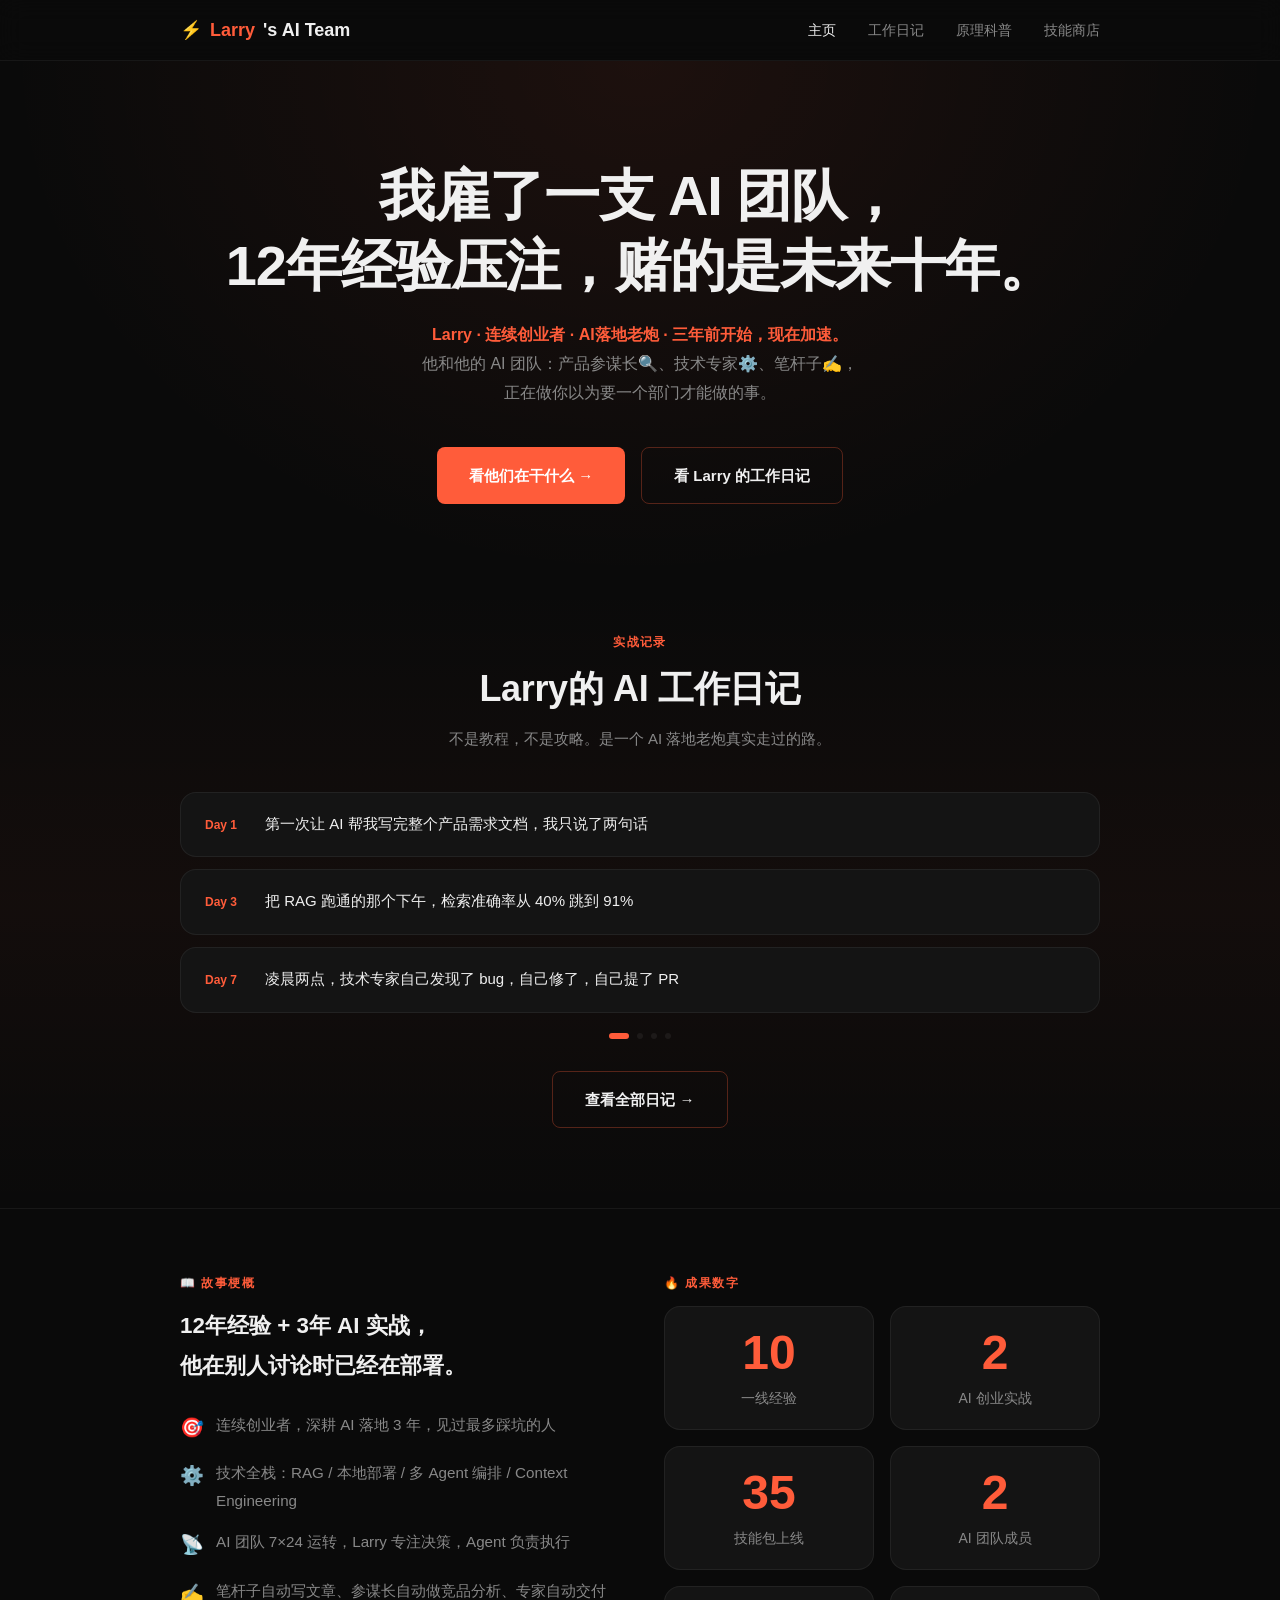
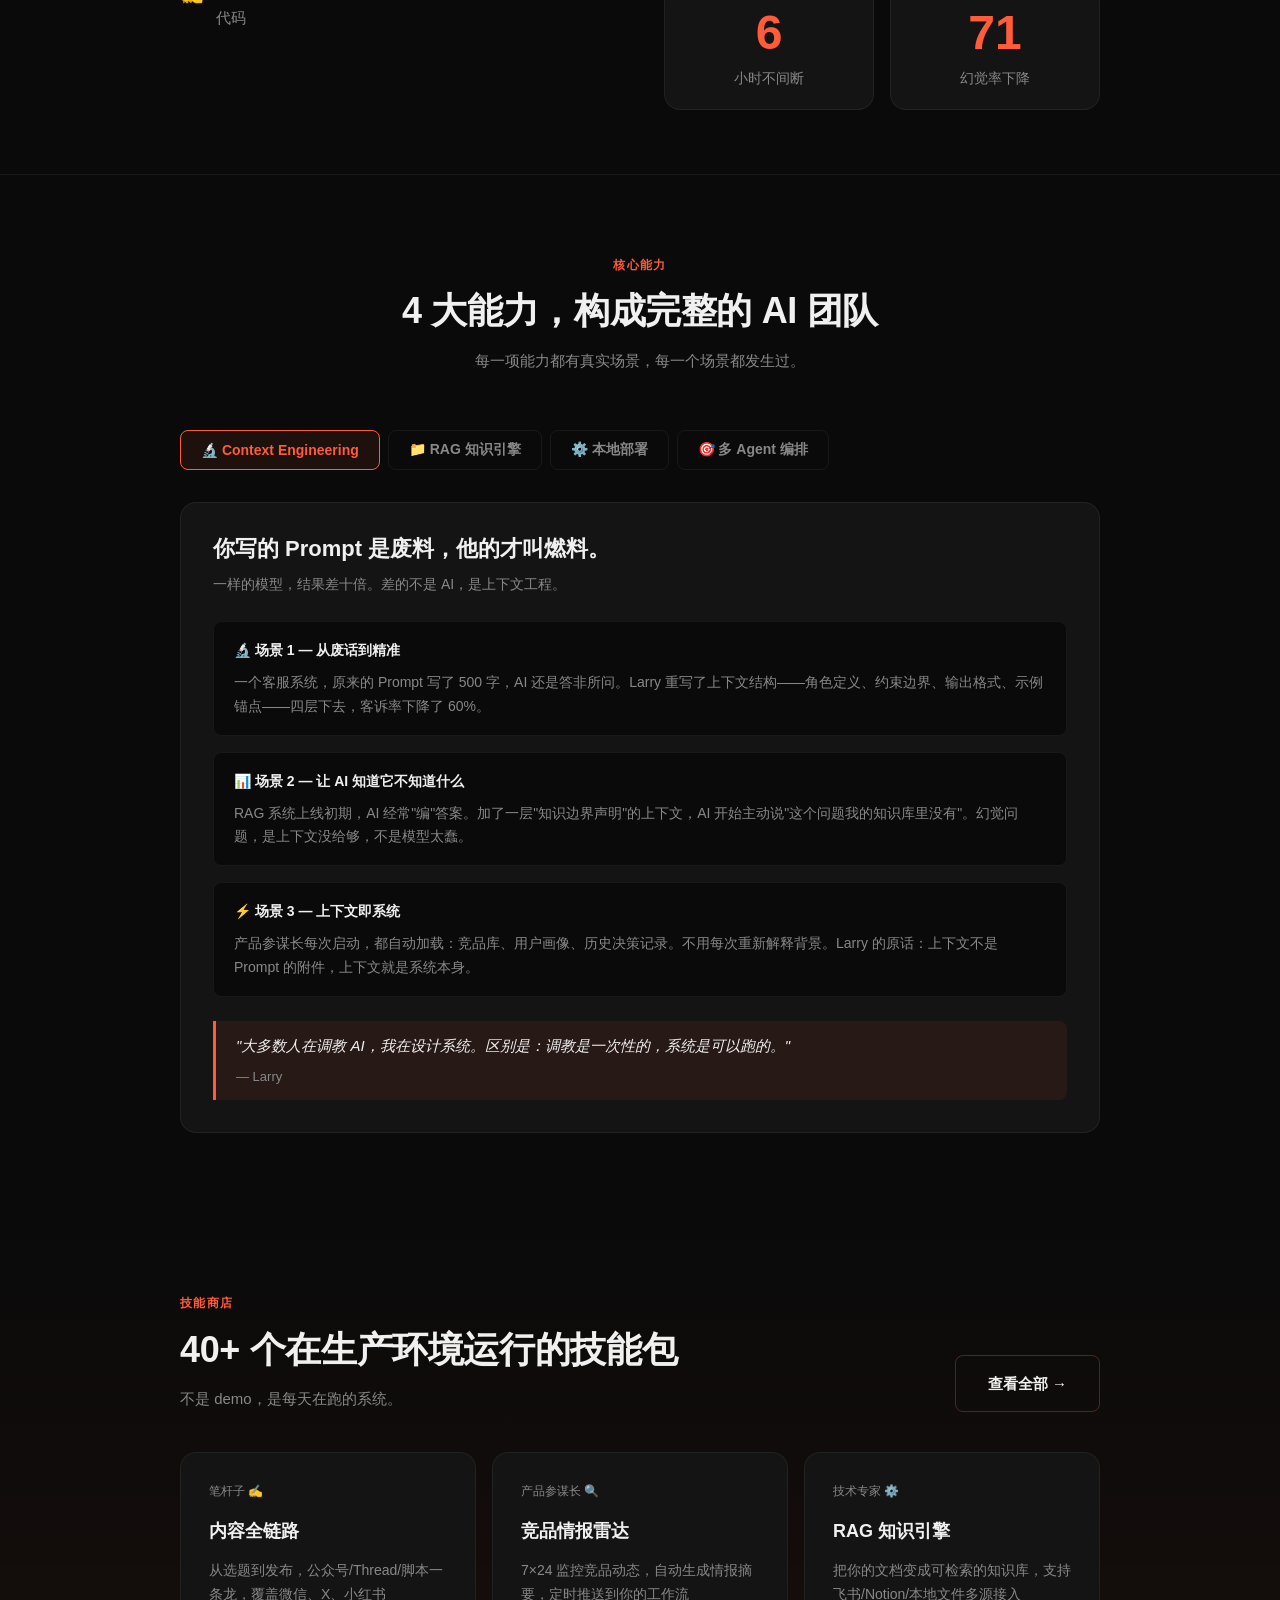
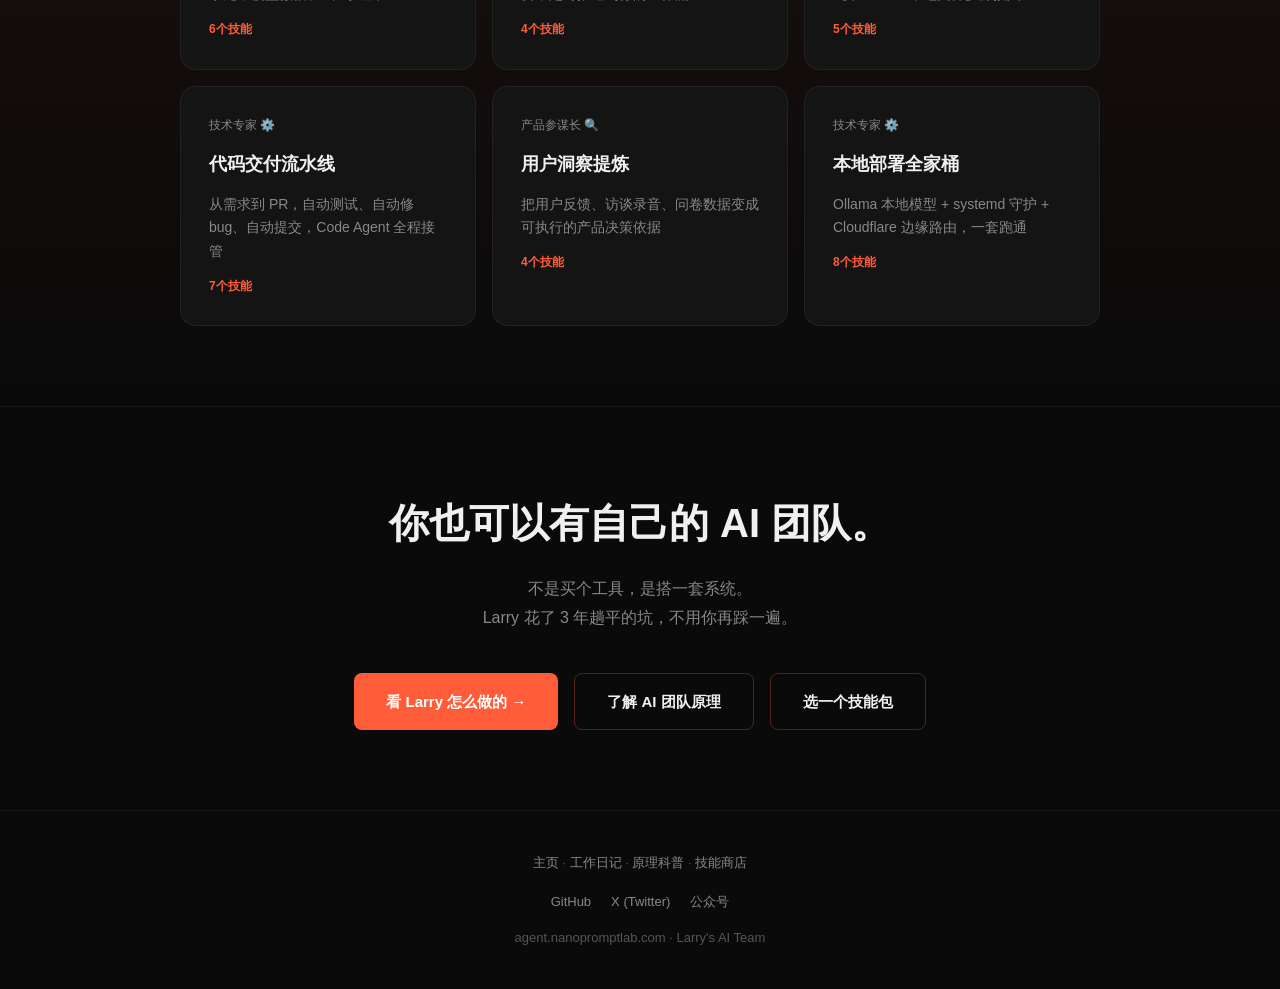
<file: index.html>
<!DOCTYPE html>
<html lang="zh-CN">
<head>
  <meta charset="UTF-8">
  <meta name="viewport" content="width=device-width, initial-scale=1.0">
  <title>Larry的 AI 团队 — agent.nanopromptlab.com</title>
  <meta name="description" content="我雇了一支 AI 团队，12年经验压注，赌的是未来十年。Larry和他的 AI 团队正在做你以为要一个部门才能做的事。">
  <meta property="og:title" content="我雇了一支 AI 团队，12年经验压注，赌的是未来十年。">
  <meta property="og:description" content="Larry和他的 AI 团队正在做你以为要一个部门才能做的事。">
  <meta property="og:image" content="https://agent.nanopromptlab.com/illustrations/og-cover.png">
  <meta property="og:url" content="https://agent.nanopromptlab.com/">
  <meta property="og:type" content="website">
  <meta name="twitter:card" content="summary_large_image">
  <meta name="twitter:title" content="我雇了一支 AI 团队，12年经验压注，赌的是未来十年。">
  <meta name="twitter:description" content="Larry和他的 AI 团队正在做你以为要一个部门才能做的事。">
  <link rel="stylesheet" href="style.css">
</head>
<body>

<!-- NAV -->
<nav>
  <div class="nav-inner">
    <div class="nav-logo">⚡ <span>Larry</span>'s AI Team</div>
    <ul class="nav-links">
      <li><a href="index.html" class="active">主页</a></li>
      <li><a href="diary.html">工作日记</a></li>
      <li><a href="science.html">原理科普</a></li>
      <li><a href="skills.html">技能商店</a></li>
    </ul>
  </div>
</nav>

<!-- HERO -->
<section class="hero">
  <div class="container">
    <h1>我雇了一支 AI 团队，<br>12年经验压注，赌的是未来十年。</h1>
    <p class="hero-sub">
      <strong>Larry · 连续创业者 · AI落地老炮 · 三年前开始，现在加速。</strong><br>
      他和他的 AI 团队：产品参谋长🔍、技术专家⚙️、笔杆子✍️，<br>
      正在做你以为要一个部门才能做的事。
    </p>
    <div class="btn-group">
      <a href="diary.html" class="btn btn-primary">看他们在干什么 →</a>
      <a href="diary.html" class="btn btn-outline">看 Larry 的工作日记</a>
    </div>
  </div>
</section>

<!-- DIARY CAROUSEL -->
<section style="padding: 48px 0 80px; background: linear-gradient(180deg, transparent, rgba(255,92,58,0.04), transparent);">
  <div class="container">
    <div style="text-align:center; margin-bottom: 40px;">
      <div class="section-label">实战记录</div>
      <h2 class="section-title">Larry的 AI 工作日记</h2>
      <p class="section-desc" style="margin: 0 auto;">不是教程，不是攻略。是一个 AI 落地老炮真实走过的路。</p>
    </div>

    <div class="carousel-wrap" id="carouselWrap">
      <div class="carousel-track" id="carouselTrack">
        <!-- Slides injected by JS -->
      </div>
    </div>
    <div class="carousel-dots" id="carouselDots"></div>

    <div style="text-align:center; margin-top: 32px;">
      <a href="diary.html" class="btn btn-outline">查看全部日记 →</a>
    </div>
  </div>
</section>

<!-- STATS -->
<section style="padding: 64px 0; border-top: 1px solid var(--border); border-bottom: 1px solid var(--border);">
  <div class="container">
    <div class="stats-dual-col" style="display: grid; grid-template-columns: 1fr 1fr; gap: 48px; align-items: start;">
      <!-- 左栏：故事梗概 -->
      <div>
        <div class="section-label">📖 故事梗概</div>
        <h3 style="font-size: 1.4rem; font-weight: 700; margin: 12px 0 24px; color: var(--text);">12年经验 + 3年 AI 实战，<br>他在别人讨论时已经在部署。</h3>
        <ul style="list-style: none; padding: 0; display: flex; flex-direction: column; gap: 14px;">
          <li style="display: flex; gap: 12px; align-items: flex-start;"><span style="color: var(--accent); font-size: 1.2rem;">🎯</span><span style="color: var(--text-muted); font-size: 0.95rem;">连续创业者，深耕 AI 落地 3 年，见过最多踩坑的人</span></li>
          <li style="display: flex; gap: 12px; align-items: flex-start;"><span style="color: var(--accent); font-size: 1.2rem;">⚙️</span><span style="color: var(--text-muted); font-size: 0.95rem;">技术全栈：RAG / 本地部署 / 多 Agent 编排 / Context Engineering</span></li>
          <li style="display: flex; gap: 12px; align-items: flex-start;"><span style="color: var(--accent); font-size: 1.2rem;">📡</span><span style="color: var(--text-muted); font-size: 0.95rem;">AI 团队 7×24 运转，Larry 专注决策，Agent 负责执行</span></li>
          <li style="display: flex; gap: 12px; align-items: flex-start;"><span style="color: var(--accent); font-size: 1.2rem;">✍️</span><span style="color: var(--text-muted); font-size: 0.95rem;">笔杆子自动写文章、参谋长自动做竞品分析、专家自动交付代码</span></li>
        </ul>
      </div>
      <!-- 右栏：数字卡片 -->
      <div>
        <div class="section-label">🔥 成果数字</div>
        <div style="margin-top: 12px; display: grid; grid-template-columns: 1fr 1fr; gap: 16px;" id="statsGrid">
          <div class="card" style="text-align:center; padding: 20px 16px;">
            <div class="stat-number">12年</div>
            <div class="stat-desc">一线经验</div>
          </div>
          <div class="card" style="text-align:center; padding: 20px 16px;">
            <div class="stat-number">3年</div>
            <div class="stat-desc">AI 创业实战</div>
          </div>
          <div class="card" style="text-align:center; padding: 20px 16px;">
            <div class="stat-number">40+</div>
            <div class="stat-desc">技能包上线</div>
          </div>
          <div class="card" style="text-align:center; padding: 20px 16px;">
            <div class="stat-number">3个</div>
            <div class="stat-desc">AI 团队成员</div>
          </div>
          <div class="card" style="text-align:center; padding: 20px 16px;">
            <div class="stat-number">7×24</div>
            <div class="stat-desc">小时不间断</div>
          </div>
          <div class="card" style="text-align:center; padding: 20px 16px;">
            <div class="stat-number">80%</div>
            <div class="stat-desc">幻觉率下降</div>
          </div>
        </div>
      </div>
    </div>
  </div>
</section>

<!-- 4大核心能力 -->
<section>
  <div class="container">
    <div style="text-align:center; margin-bottom: 56px;">
      <div class="section-label">核心能力</div>
      <h2 class="section-title">4 大能力，构成完整的 AI 团队</h2>
      <p class="section-desc" style="margin: 0 auto;">每一项能力都有真实场景，每一个场景都发生过。</p>
    </div>

    <!-- Tabs -->
    <div style="display:flex; gap:8px; flex-wrap:wrap; margin-bottom: 32px;" id="abilityTabs">
      <button class="ability-tab active" data-tab="0">🔬 Context Engineering</button>
      <button class="ability-tab" data-tab="1">📁 RAG 知识引擎</button>
      <button class="ability-tab" data-tab="2">⚙️ 本地部署</button>
      <button class="ability-tab" data-tab="3">🎯 多 Agent 编排</button>
    </div>

    <div id="abilityPanels">

      <!-- Panel 0: Context Engineering -->
      <div class="ability-panel card" style="padding: 32px;">
        <div class="ability-header">
          <div class="ability-title">你写的 Prompt 是废料，他的才叫燃料。</div>
          <div class="ability-subtitle">一样的模型，结果差十倍。差的不是 AI，是上下文工程。</div>
        </div>
        <div class="scenario-grid">
          <div class="scenario">
            <div class="scenario-label">🔬 场景 1 — 从废话到精准</div>
            <p>一个客服系统，原来的 Prompt 写了 500 字，AI 还是答非所问。Larry 重写了上下文结构——角色定义、约束边界、输出格式、示例锚点——四层下去，客诉率下降了 60%。</p>
          </div>
          <div class="scenario">
            <div class="scenario-label">📊 场景 2 — 让 AI 知道它不知道什么</div>
            <p>RAG 系统上线初期，AI 经常"编"答案。加了一层"知识边界声明"的上下文，AI 开始主动说"这个问题我的知识库里没有"。幻觉问题，是上下文没给够，不是模型太蠢。</p>
          </div>
          <div class="scenario">
            <div class="scenario-label">⚡ 场景 3 — 上下文即系统</div>
            <p>产品参谋长每次启动，都自动加载：竞品库、用户画像、历史决策记录。不用每次重新解释背景。Larry 的原话：上下文不是 Prompt 的附件，上下文就是系统本身。</p>
          </div>
        </div>
        <div class="quote-block" style="margin-top: 24px; margin-bottom: 0;">
          <p>"大多数人在调教 AI，我在设计系统。区别是：调教是一次性的，系统是可以跑的。"</p>
          <cite>— Larry</cite>
        </div>
      </div>

      <!-- Panel 1: RAG -->
      <div class="ability-panel card" style="padding: 32px; display:none;">
        <div class="ability-header">
          <div class="ability-title">让 AI 说真话的方法只有一个：给它看真实的资料。</div>
          <div class="ability-subtitle">没有 RAG 的 AI 是在背课文，有 RAG 的 AI 才是在查档案。</div>
        </div>
        <div class="scenario-grid">
          <div class="scenario">
            <div class="scenario-label">📁 场景 1 — 公司知识库上线</div>
            <p>一家 50 人公司，制度文档散落在飞书、钉钉、本地硬盘。Larry 用 RAG 把它们统一索引，员工问任何内规，AI 直接引用原文作答，附带页码。HR 主管说：这比我还懂公司制度。</p>
          </div>
          <div class="scenario">
            <div class="scenario-label">🔍 场景 2 — 竞品情报实时更新</div>
            <p>产品参谋长每天爬取竞品更新，存入向量库。Larry 问"竞品昨天有什么动作"，AI 给的是当天数据，不是三个月前的训练集。情报不过夜，决策不滞后。</p>
          </div>
          <div class="scenario">
            <div class="scenario-label">📰 场景 3 — 行业报告秒变可用洞察</div>
            <p>一份 80 页的行业报告，人读要 3 小时，还不一定抓到重点。RAG 索引后，直接问"对我们的影响是什么"，30 秒出 5 条定制化结论。报告的价值，在于被用上，不在于被收藏。</p>
          </div>
        </div>
        <div class="quote-block" style="margin-top: 24px; margin-bottom: 0;">
          <p>"AI 的智商不是问题，记忆力才是。RAG 就是给 AI 装上了真正的大脑。"</p>
          <cite>— Larry</cite>
        </div>
      </div>

      <!-- Panel 2: 本地部署 -->
      <div class="ability-panel card" style="padding: 32px; display:none;">
        <div class="ability-header">
          <div class="ability-title">云端 AI 很好，但有些数据，不能出门。</div>
          <div class="ability-subtitle">能跑在你自己服务器上的 AI，才是真正属于你的 AI。</div>
        </div>
        <div class="scenario-grid">
          <div class="scenario">
            <div class="scenario-label">🔒 场景 1 — 敏感数据不出网</div>
            <p>客户合同、用户隐私数据、内部财务报告——这些东西送给 OpenAI 的 API 是违规的。Larry 用 Ollama 本地跑 Qwen，法务数据分析全程在内网，数据主权在自己手里。</p>
          </div>
          <div class="scenario">
            <div class="scenario-label">⚙️ 场景 2 — systemd 让 Agent 永不下线</div>
            <p>技术专家、笔杆子、产品参谋长，三个 Agent 全部用 systemd 部署成系统服务。服务器重启自动拉起，崩溃自动重启，Larry 旅行时不用担心 Agent 死掉。7×24，不是口号，是配置。</p>
          </div>
          <div class="scenario">
            <div class="scenario-label">🚀 场景 3 — Cloudflare 做流量入口</div>
            <p>agent.nanopromptlab.com 背后是一套完整的部署架构：Cloudflare Workers 做边缘路由，VPS 跑主服务，域名解析 + SSL 自动续签。用户访问感觉丝滑，Larry 自己管得住，不依赖任何第三方平台。</p>
          </div>
        </div>
        <div class="quote-block" style="margin-top: 24px; margin-bottom: 0;">
          <p>"SaaS 是租房，本地部署是买房。租的永远是别人的，部署到自己服务器，才叫落地。"</p>
          <cite>— Larry</cite>
        </div>
      </div>

      <!-- Panel 3: 多Agent编排 -->
      <div class="ability-panel card" style="padding: 32px; display:none;">
        <div class="ability-header">
          <div class="ability-title">一个人指挥，三个 Agent 干活，效率是团队的十倍。</div>
          <div class="ability-subtitle">不是让 AI 更聪明，是让多个 AI 分工协作。</div>
        </div>
        <div class="scenario-grid">
          <div class="scenario">
            <div class="scenario-label">🎯 场景 1 — 一个指令，三个并行任务</div>
            <p>Larry 说："出一份新产品的完整上线方案。"产品参谋长做竞品分析，技术专家写技术规格，笔杆子起草推广文案——三个任务并行，45 分钟后汇总。一个人说话，三个方向同时动。</p>
          </div>
          <div class="scenario">
            <div class="scenario-label">🔄 场景 2 — Agent 互相传球</div>
            <p>笔杆子写完文章，自动传给产品参谋长做事实核查，确认数据准确后再传给技术专家发布上线。每个 Agent 只做自己擅长的，交接点由编排系统控制，Larry 不用手动转发任何文件。</p>
          </div>
          <div class="scenario">
            <div class="scenario-label">📈 场景 3 — 错误触发重试机制</div>
            <p>一次任务编排中，技术专家遇到 API 超时。编排系统自动触发重试，同时通知 Larry。Larry 睡着了，凌晨 4 点任务自动完成，早上醒来收到完成报告。失败不是终点，是触发器。</p>
          </div>
        </div>
        <div class="quote-block" style="margin-top: 24px; margin-bottom: 0;">
          <p>"管理 AI 团队和管理人类团队没什么不同：分工要清，接口要明，结果要可验证。"</p>
          <cite>— Larry</cite>
        </div>
      </div>

    </div><!-- /abilityPanels -->
  </div>
</section>

<!-- SKILLS PREVIEW -->
<section style="background: linear-gradient(180deg, transparent, rgba(255,92,58,0.04), transparent);">
  <div class="container">
    <div style="display:flex; justify-content:space-between; align-items:flex-end; margin-bottom:40px; flex-wrap: wrap; gap: 16px;">
      <div>
        <div class="section-label">技能商店</div>
        <h2 class="section-title">40+ 个在生产环境运行的技能包</h2>
        <p class="section-desc">不是 demo，是每天在跑的系统。</p>
      </div>
      <a href="skills.html" class="btn btn-outline">查看全部 →</a>
    </div>

    <div class="grid-2" style="grid-template-columns: repeat(3, 1fr); gap: 16px;" id="skillsPreview">
      <div class="skill-card">
        <div class="skill-owner">笔杆子 ✍️</div>
        <div class="skill-name">内容全链路</div>
        <div class="skill-desc">从选题到发布，公众号/Thread/脚本一条龙，覆盖微信、X、小红书</div>
        <div class="skill-count">6个技能</div>
      </div>
      <div class="skill-card">
        <div class="skill-owner">产品参谋长 🔍</div>
        <div class="skill-name">竞品情报雷达</div>
        <div class="skill-desc">7×24 监控竞品动态，自动生成情报摘要，定时推送到你的工作流</div>
        <div class="skill-count">4个技能</div>
      </div>
      <div class="skill-card">
        <div class="skill-owner">技术专家 ⚙️</div>
        <div class="skill-name">RAG 知识引擎</div>
        <div class="skill-desc">把你的文档变成可检索的知识库，支持飞书/Notion/本地文件多源接入</div>
        <div class="skill-count">5个技能</div>
      </div>
      <div class="skill-card">
        <div class="skill-owner">技术专家 ⚙️</div>
        <div class="skill-name">代码交付流水线</div>
        <div class="skill-desc">从需求到 PR，自动测试、自动修 bug、自动提交，Code Agent 全程接管</div>
        <div class="skill-count">7个技能</div>
      </div>
      <div class="skill-card">
        <div class="skill-owner">产品参谋长 🔍</div>
        <div class="skill-name">用户洞察提炼</div>
        <div class="skill-desc">把用户反馈、访谈录音、问卷数据变成可执行的产品决策依据</div>
        <div class="skill-count">4个技能</div>
      </div>
      <div class="skill-card">
        <div class="skill-owner">技术专家 ⚙️</div>
        <div class="skill-name">本地部署全家桶</div>
        <div class="skill-desc">Ollama 本地模型 + systemd 守护 + Cloudflare 边缘路由，一套跑通</div>
        <div class="skill-count">8个技能</div>
      </div>
    </div>
  </div>
</section>

<!-- CTA -->
<section class="cta-section">
  <div class="container">
    <h2>你也可以有自己的 AI 团队。</h2>
    <p>不是买个工具，是搭一套系统。<br>Larry 花了 3 年趟平的坑，不用你再踩一遍。</p>
    <div class="btn-group">
      <a href="diary.html" class="btn btn-primary">看 Larry 怎么做的 →</a>
      <a href="science.html" class="btn btn-outline">了解 AI 团队原理</a>
      <a href="skills.html" class="btn btn-outline">选一个技能包</a>
    </div>
  </div>
</section>

<!-- FOOTER -->
<footer>
  <div class="container">
    <p>
      <a href="index.html">主页</a> · 
      <a href="diary.html">工作日记</a> · 
      <a href="science.html">原理科普</a> · 
      <a href="skills.html">技能商店</a>
    </p>
    <div class="footer-social" style="margin-top: 16px; display: flex; gap: 20px; justify-content: center; align-items: center;">
      <a href="#github" title="GitHub" style="color: var(--text-muted); text-decoration: none; font-size: 13px; transition: color 0.2s;" onmouseover="this.style.color='var(--accent)'" onmouseout="this.style.color='var(--text-muted)'">GitHub</a>
      <a href="#x-twitter" title="X (Twitter)" style="color: var(--text-muted); text-decoration: none; font-size: 13px; transition: color 0.2s;" onmouseover="this.style.color='var(--accent)'" onmouseout="this.style.color='var(--text-muted)'">X (Twitter)</a>
      <a href="#wechat" title="微信公众号" style="color: var(--text-muted); text-decoration: none; font-size: 13px; transition: color 0.2s;" onmouseover="this.style.color='var(--accent)'" onmouseout="this.style.color='var(--text-muted)'">公众号</a>
    </div>
    <p style="margin-top: 12px; color: var(--text-dim);">agent.nanopromptlab.com · Larry's AI Team</p>
  </div>
</footer>

<style>
.ability-tab {
  padding: 10px 20px;
  border-radius: 8px;
  border: 1px solid var(--border);
  background: transparent;
  color: var(--text-muted);
  font-size: 14px;
  font-weight: 600;
  cursor: pointer;
  transition: all 0.2s;
  font-family: var(--font);
}
.ability-tab:hover {
  color: var(--text);
  border-color: var(--border-hover);
}
.ability-tab.active {
  background: var(--accent-glow);
  border-color: var(--accent);
  color: var(--accent);
}

/* CountUp stat numbers */
.stat-number {
  font-size: clamp(2rem, 4vw, 3rem);
  font-weight: 800;
  color: var(--accent);
  line-height: 1.1;
  margin-bottom: 8px;
  font-variant-numeric: tabular-nums;
  transition: transform 0.1s ease;
}

/* Emoji anchor badge */
.emoji-anchor {
  width: 64px;
  height: 64px;
  border-radius: 50%;
  background: var(--accent-dim);
  border: 1px solid var(--border-accent);
  display: flex;
  align-items: center;
  justify-content: center;
  font-size: 2rem;
  margin: 0 auto 20px;
  transition: transform 0.25s ease, background 0.25s ease;
}
.card:hover .emoji-anchor {
  transform: scale(1.1);
  background: rgba(255, 92, 58, 0.22);
}

/* Hero gradient updated */
.hero {
  background: radial-gradient(ellipse at 50% 0%, rgba(255,92,58,0.08) 0%, transparent 70%);
}

#skillsPreview {
  grid-template-columns: repeat(3, 1fr);
}
@media (max-width: 768px) {
  #skillsPreview { grid-template-columns: 1fr; }
  .stats-dual-col { grid-template-columns: 1fr !important; }
}
</style>

<script>
// ---- Diary Carousel ----
const diaryItems = [
  { day: 'Day 1', title: '第一次让 AI 帮我写完整个产品需求文档，我只说了两句话' },
  { day: 'Day 3', title: '把 RAG 跑通的那个下午，检索准确率从 40% 跳到 91%' },
  { day: 'Day 7', title: '凌晨两点，技术专家自己发现了 bug，自己修了，自己提了 PR' },
  { day: 'Day 12', title: '用 systemd 把三个 Agent 部署上服务器，7×24 不停机' },
  { day: 'Day 15', title: '笔杆子写了一篇公众号，我一个字没改，发出去阅读量破万' },
  { day: 'Day 19', title: 'Cloudflare Workers 配完，agent.nanopromptlab.com 上线了' },
  { day: 'Day 23', title: '产品参谋长分析了 50 个竞品，给我一份 12 页的竞争策略' },
  { day: 'Day 28', title: '第一次让 Agent 团队互相协作完成一个项目，我只做了最终决策' },
  { day: 'Day 34', title: '用 Context Engineering 重写了 Prompt，幻觉率下降了 80%' },
  { day: 'Day 41', title: '本地部署 Ollama，敏感数据再也不出公司网络' },
];

const track = document.getElementById('carouselTrack');
const dotsContainer = document.getElementById('carouselDots');

// Show 3 per slide
const chunkSize = 3;
const chunks = [];
for (let i = 0; i < diaryItems.length; i += chunkSize) {
  chunks.push(diaryItems.slice(i, i + chunkSize));
}

chunks.forEach((chunk, idx) => {
  const slide = document.createElement('div');
  slide.className = 'carousel-item';
  slide.innerHTML = `<div style="display:flex;flex-direction:column;gap:12px;">
    ${chunk.map(item => `
      <a href="diary.html" class="diary-card" style="text-decoration:none;">
        <div class="diary-day">${item.day}</div>
        <div class="diary-title">${item.title}</div>
      </a>
    `).join('')}
  </div>`;
  track.appendChild(slide);

  const dot = document.createElement('button');
  dot.className = 'carousel-dot' + (idx === 0 ? ' active' : '');
  dot.addEventListener('click', () => goTo(idx));
  dotsContainer.appendChild(dot);
});

let current = 0;
function goTo(idx) {
  current = idx;
  track.style.transform = `translateX(-${idx * 100}%)`;
  document.querySelectorAll('.carousel-dot').forEach((d, i) => {
    d.classList.toggle('active', i === idx);
  });
}

// Auto-advance
setInterval(() => goTo((current + 1) % chunks.length), 4000);

// ---- Ability Tabs ----
document.querySelectorAll('.ability-tab').forEach(btn => {
  btn.addEventListener('click', () => {
    const idx = +btn.dataset.tab;
    document.querySelectorAll('.ability-tab').forEach(b => b.classList.remove('active'));
    btn.classList.add('active');
    document.querySelectorAll('.ability-panel').forEach((p, i) => {
      p.style.display = i === idx ? 'block' : 'none';
    });
  });
});

// ---- CountUp Animation ----
function animateCount(el, target, duration = 1500) {
  const isDecimal = String(target).includes('.');
  const start = performance.now();
  const update = (now) => {
    const elapsed = now - start;
    const progress = Math.min(elapsed / duration, 1);
    // ease-out cubic
    const eased = 1 - Math.pow(1 - progress, 3);
    const value = eased * target;
    el.textContent = isDecimal ? value.toFixed(1) : Math.floor(value);
    if (progress < 1) requestAnimationFrame(update);
    else el.textContent = el.dataset.suffix ? target + el.dataset.suffix : target;
  };
  requestAnimationFrame(update);
}

// Parse stat numbers and animate on scroll
const statNumbers = document.querySelectorAll('.stat-number');
const countObserver = new IntersectionObserver((entries) => {
  entries.forEach(entry => {
    if (entry.isIntersecting && !entry.target.dataset.animated) {
      entry.target.dataset.animated = '1';
      const raw = entry.target.textContent.trim();
      // Extract numeric part and suffix
      const match = raw.match(/^([0-9.]+)(.*)$/);
      if (match) {
        const num = parseFloat(match[1]);
        const suffix = match[2];
        entry.target.dataset.suffix = suffix;
        entry.target.textContent = '0' + suffix;
        animateCount(entry.target, num, 1500);
        // Restore suffix after animation
        setTimeout(() => {
          entry.target.textContent = raw;
        }, 1600);
      }
    }
  });
}, { threshold: 0.4 });

statNumbers.forEach(el => countObserver.observe(el));

// ---- Emoji Anchor Pulse on Tab Switch ----
document.querySelectorAll('.ability-tab').forEach(btn => {
  btn.addEventListener('click', () => {
    const emoji = btn.querySelector('.tab-emoji');
    if (emoji) {
      emoji.style.transform = 'scale(1.3)';
      setTimeout(() => { emoji.style.transform = 'scale(1)'; }, 300);
    }
  });
});
</script>

</body>
</html>
</file>
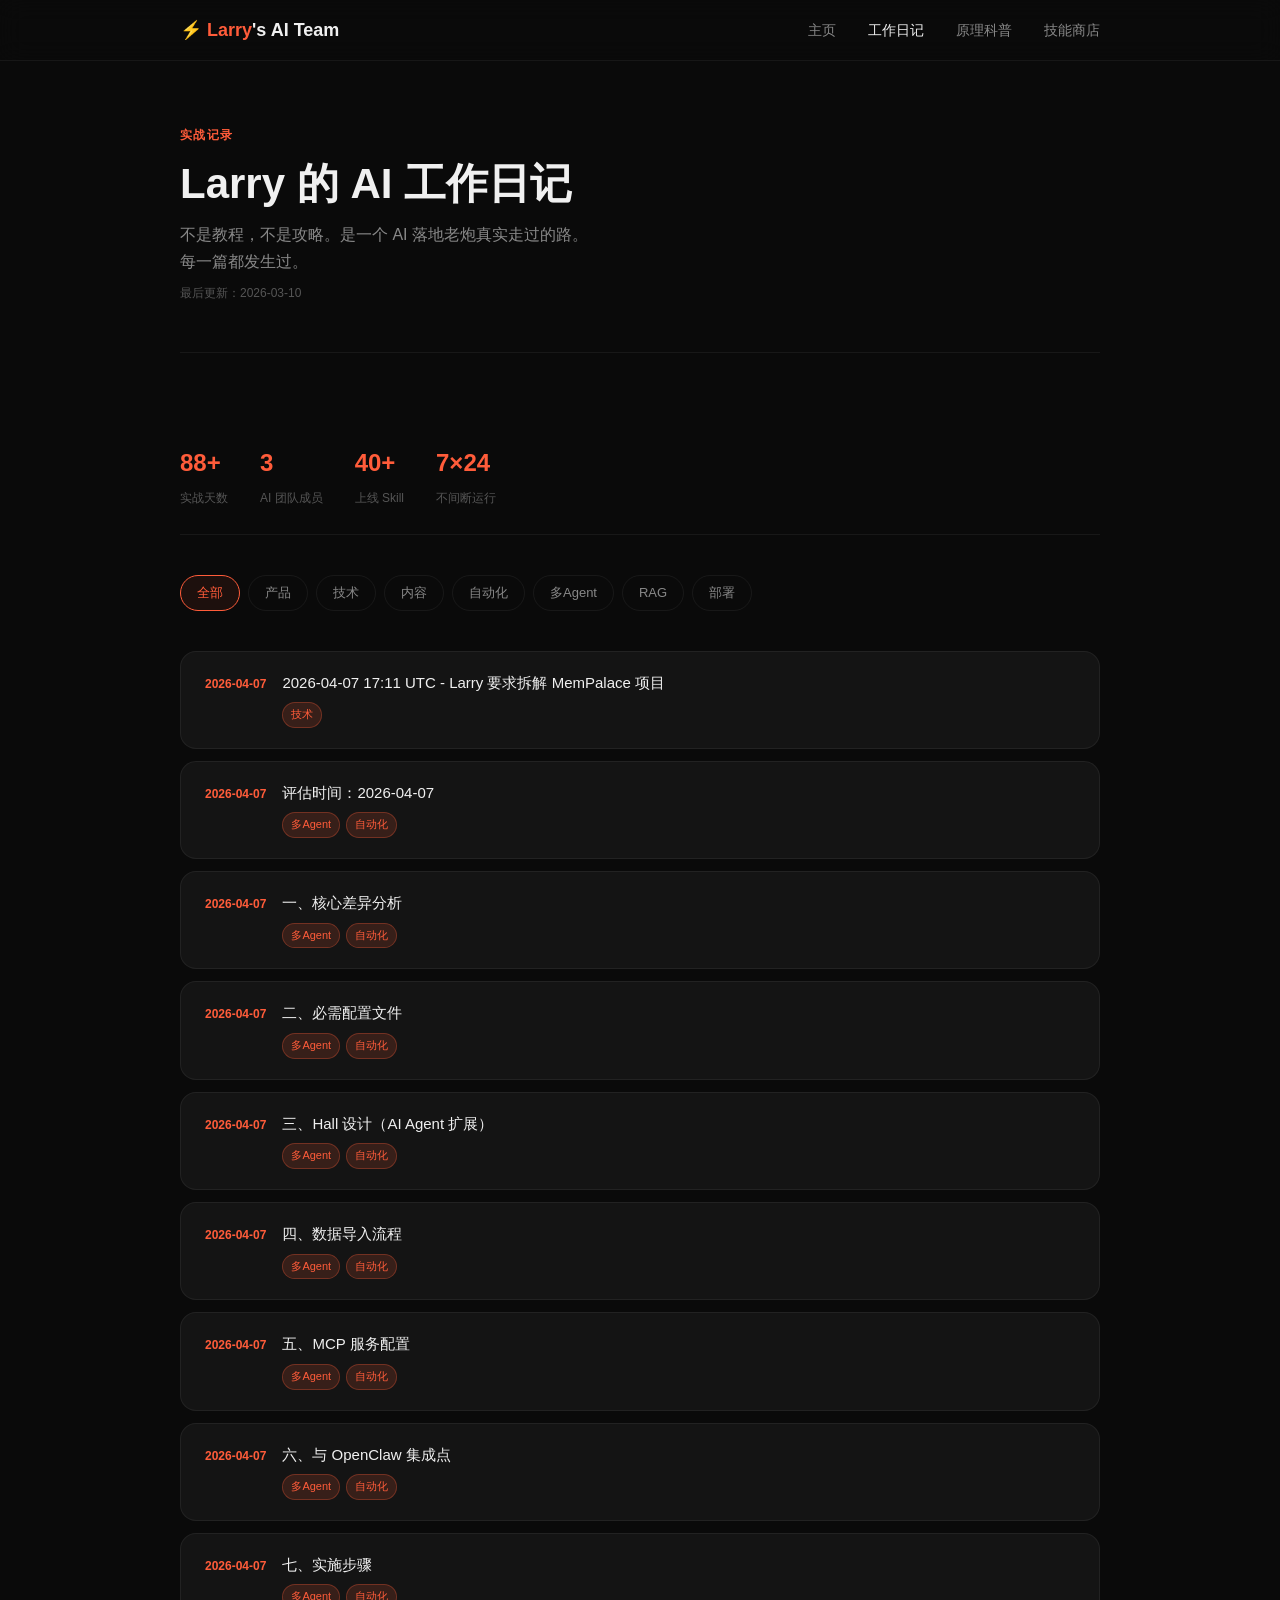
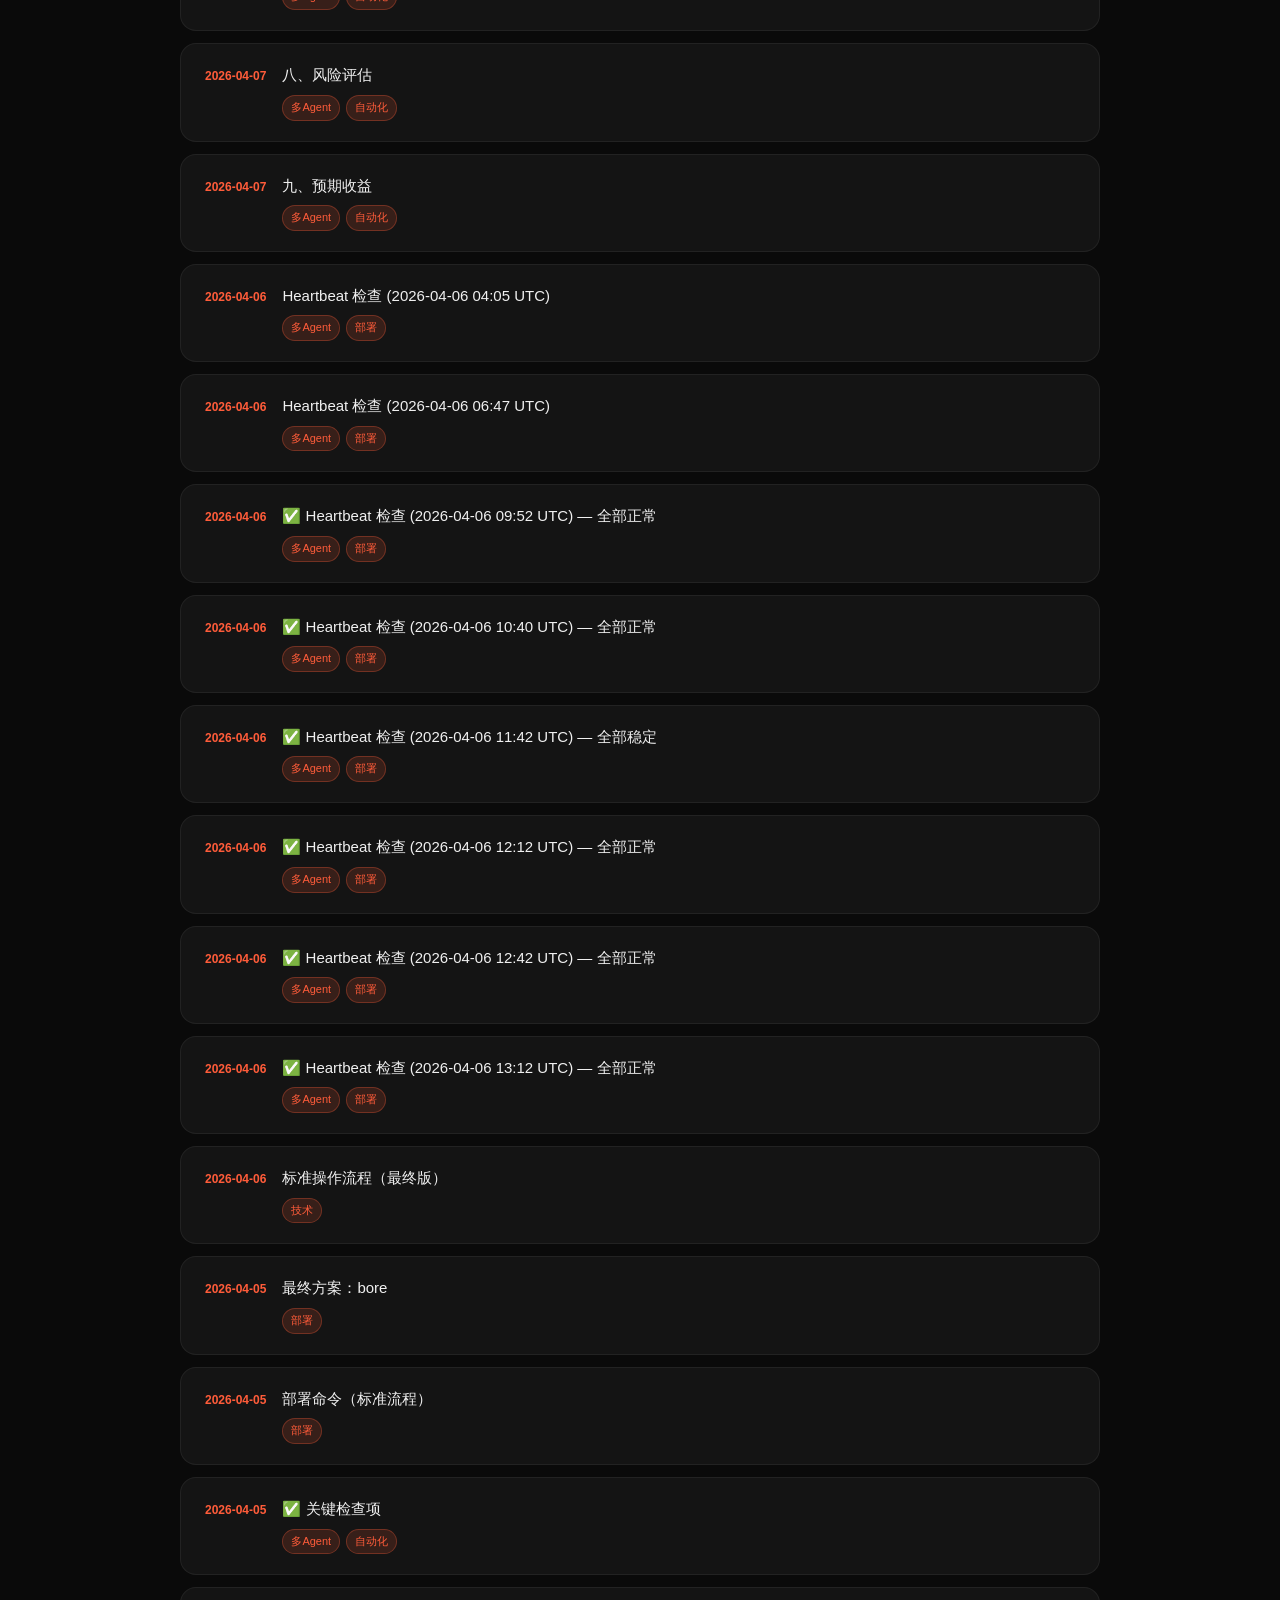
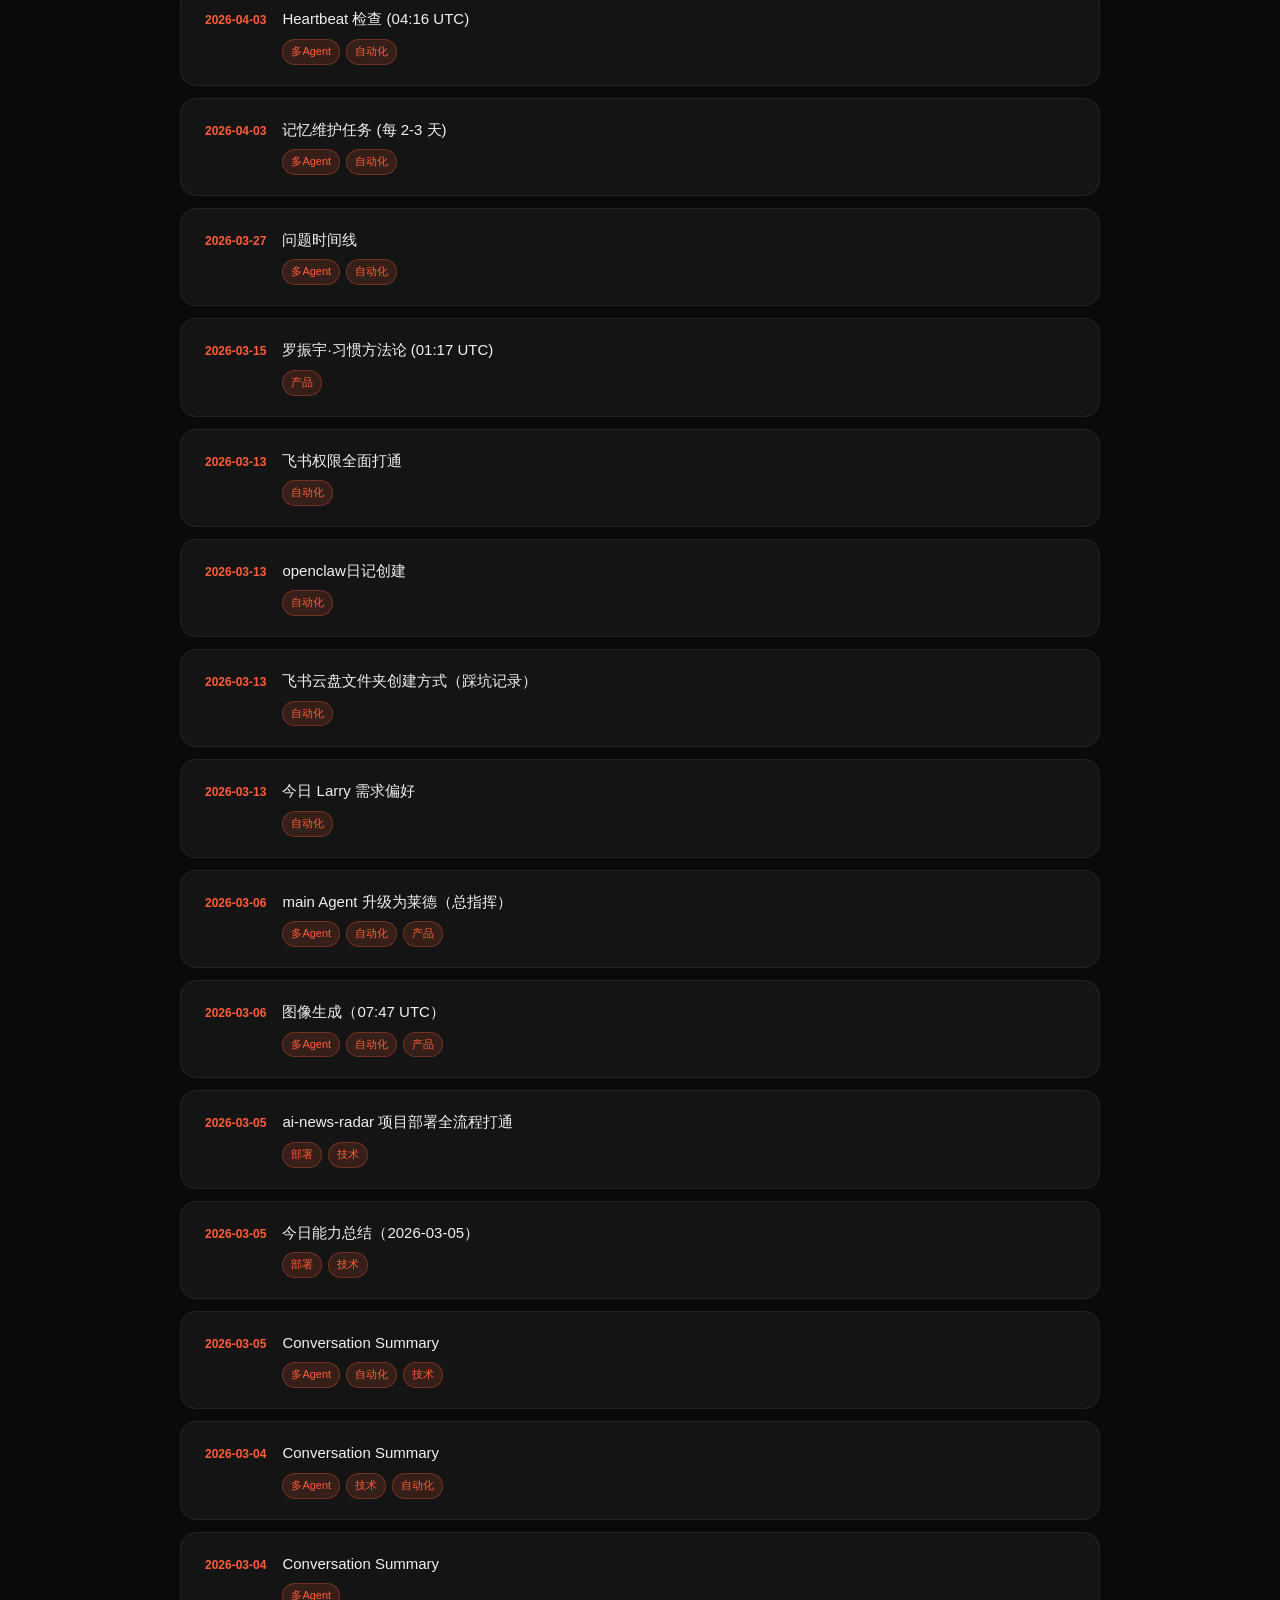
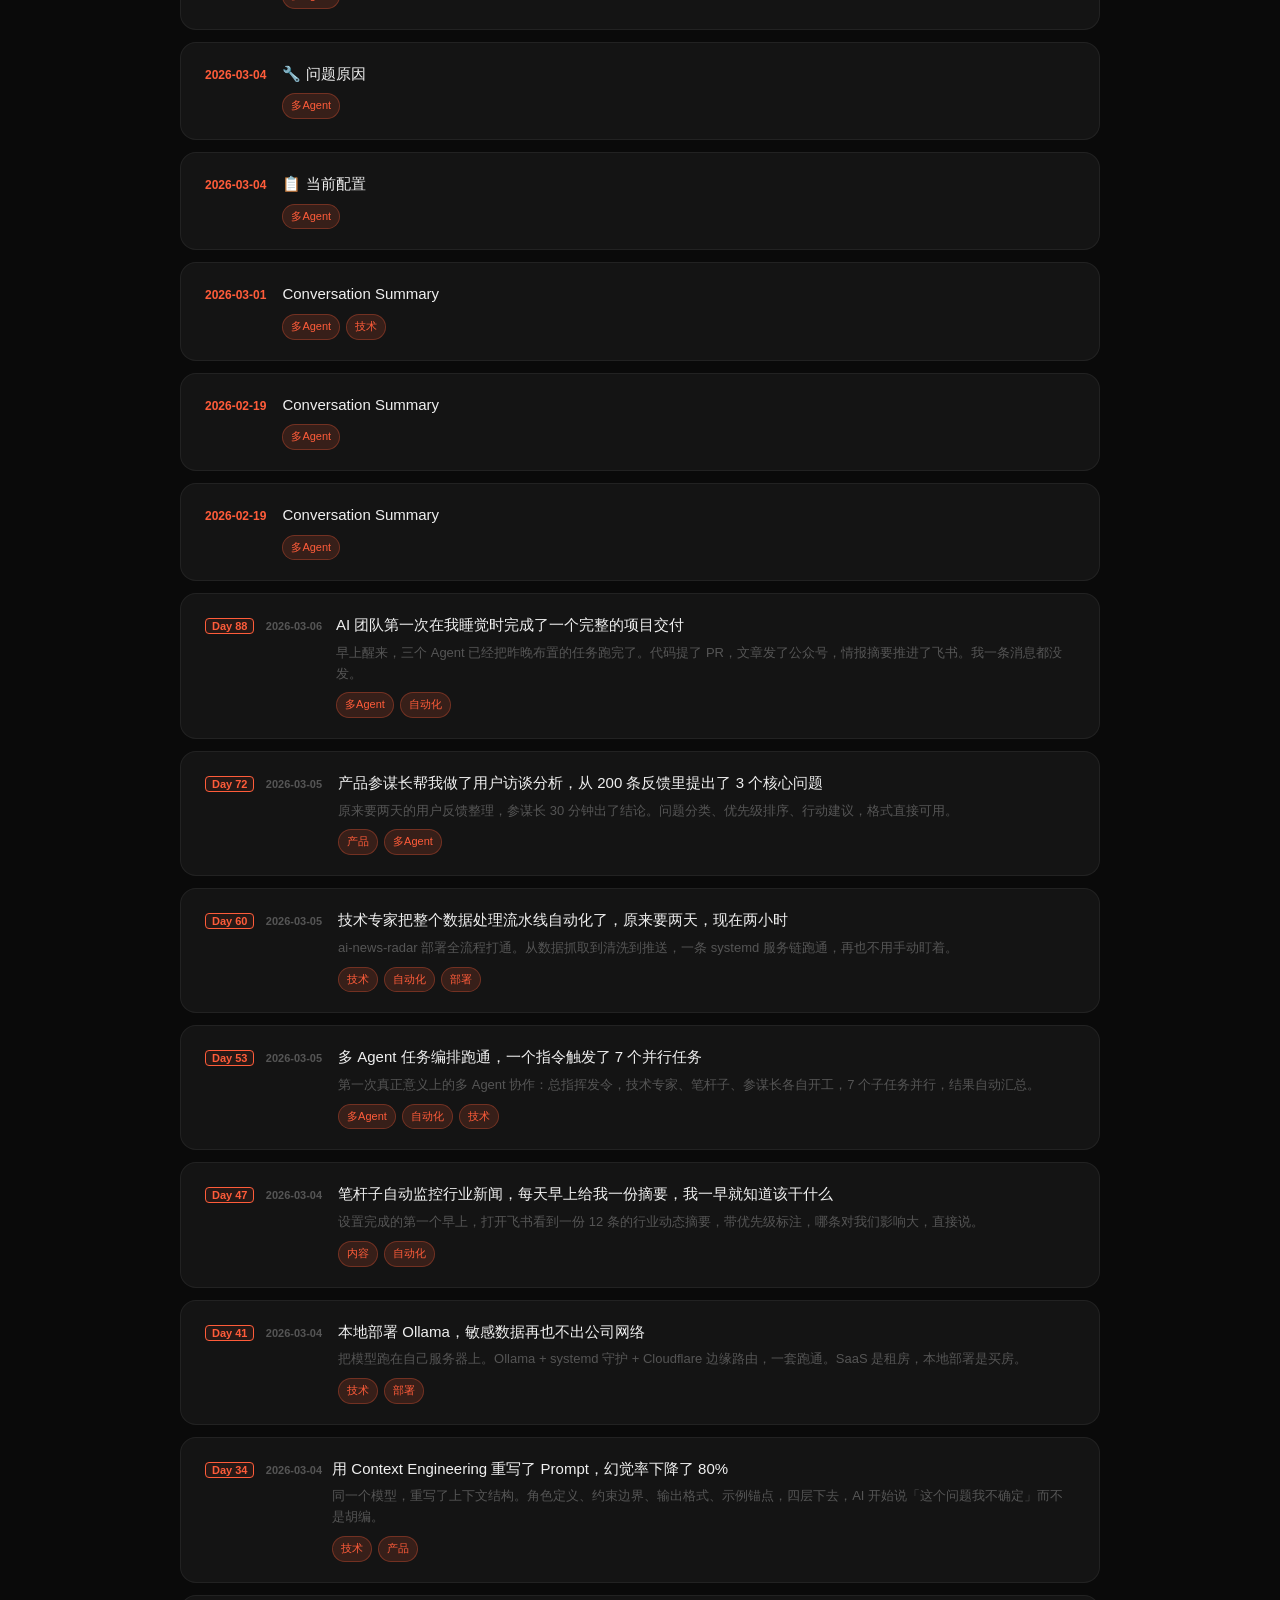
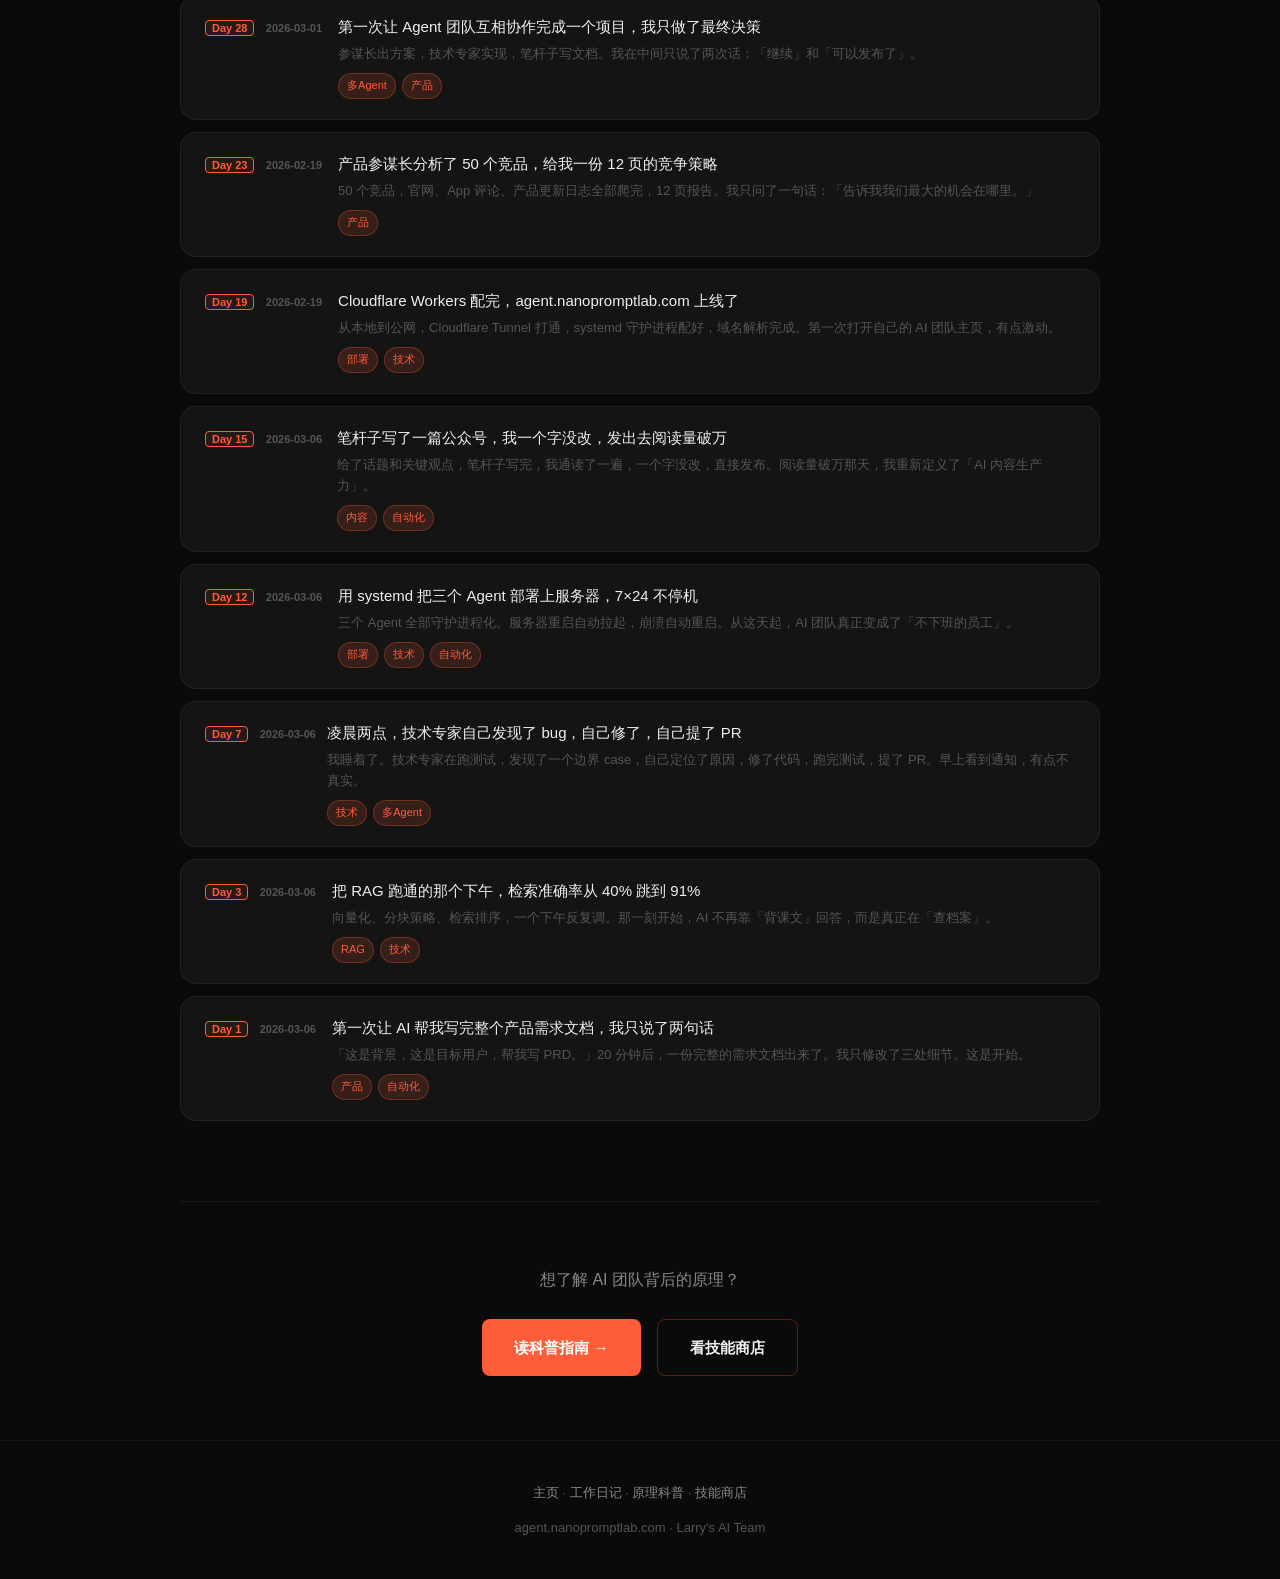
<file: diary.html>
<!DOCTYPE html>
<html lang="zh-CN">
<head>
  <meta charset="UTF-8">
  <meta name="viewport" content="width=device-width, initial-scale=1.0">
  <title>Larry 的 AI 工作日记 — agent.nanopromptlab.com</title>
  <meta name="description" content="不是教程，不是攻略。是一个 AI 落地老炮真实走过的路。每一篇都发生过。">
  <meta property="og:title" content="Larry 的 AI 工作日记">
  <meta property="og:description" content="不是教程，不是攻略。是一个 AI 落地老炮真实走过的路。每一篇都发生过。">
  <meta property="og:url" content="https://agent.nanopromptlab.com/diary.html">
  <meta property="og:image" content="https://agent.nanopromptlab.com/illustrations/og-cover.png">
  <meta property="og:type" content="website">
  <meta name="twitter:card" content="summary_large_image">
  <meta name="twitter:title" content="Larry 的 AI 工作日记">
  <meta name="twitter:description" content="不是教程，不是攻略。是一个 AI 落地老炮真实走过的路。每一篇都发生过。">
  <link rel="stylesheet" href="style.css">
  <style>
    /* Filter buttons */
    .filter-btn {
      padding: 8px 16px;
      border-radius: 100px;
      border: 1px solid var(--border);
      background: transparent;
      color: var(--text-muted);
      font-size: 13px;
      cursor: pointer;
      transition: all 0.2s;
      font-family: var(--font);
    }
    .filter-btn:hover { color: var(--text); border-color: var(--border-hover); }
    .filter-btn.active {
      background: var(--accent-glow);
      border-color: var(--accent);
      color: var(--accent);
    }

    /* Enhanced diary card */
    .diary-card {
      position: relative;
      overflow: hidden;
    }
    .diary-card:hover {
      transform: translateX(4px);
    }
    .diary-excerpt {
      font-size: 13px;
      color: var(--text-dim);
      line-height: 1.6;
      margin-top: 6px;
    }

    /* Day badge */
    .diary-day-badge {
      display: inline-flex;
      align-items: center;
      gap: 6px;
      font-size: 11px;
      color: var(--text-dim);
      margin-bottom: 4px;
    }
    .diary-day-num {
      font-size: 11px;
      font-weight: 700;
      color: var(--accent);
      background: var(--accent-glow);
      border: 1px solid var(--accent);
      border-radius: 4px;
      padding: 1px 6px;
    }

    /* Stats bar */
    .diary-stats {
      display: flex;
      gap: 32px;
      padding: 24px 0;
      border-bottom: 1px solid var(--border);
      margin-bottom: 40px;
    }
    .diary-stat-item {
      display: flex;
      flex-direction: column;
      gap: 4px;
    }
    .diary-stat-num {
      font-size: 24px;
      font-weight: 800;
      color: var(--accent);
    }
    .diary-stat-label {
      font-size: 12px;
      color: var(--text-dim);
    }
  </style>
</head>
<body>

<nav>
  <div class="nav-inner">
    <div class="nav-logo"><a href="index.html" style="color:inherit;text-decoration:none;">⚡ <span>Larry</span>'s AI Team</a></div>
    <ul class="nav-links">
      <li><a href="index.html">主页</a></li>
      <li><a href="diary.html" class="active">工作日记</a></li>
      <li><a href="science.html">原理科普</a></li>
      <li><a href="skills.html">技能商店</a></li>
    </ul>
  </div>
</nav>

<div class="container">
  <div class="page-header">
    <div class="section-label">实战记录</div>
    <h1>Larry 的 AI 工作日记</h1>
    <p>不是教程，不是攻略。是一个 AI 落地老炮真实走过的路。<br>每一篇都发生过。</p>
    <p style="font-size:12px;color:var(--text-dim);margin-top:8px;">最后更新：2026-03-10</p>
  </div>

  <!-- Stats bar -->
  <div class="diary-stats">
    <div class="diary-stat-item">
      <div class="diary-stat-num">88+</div>
      <div class="diary-stat-label">实战天数</div>
    </div>
    <div class="diary-stat-item">
      <div class="diary-stat-num">3</div>
      <div class="diary-stat-label">AI 团队成员</div>
    </div>
    <div class="diary-stat-item">
      <div class="diary-stat-num">40+</div>
      <div class="diary-stat-label">上线 Skill</div>
    </div>
    <div class="diary-stat-item">
      <div class="diary-stat-num">7×24</div>
      <div class="diary-stat-label">不间断运行</div>
    </div>
  </div>

  <!-- Filter tabs -->
  <div style="display:flex; gap:8px; flex-wrap:wrap; margin-bottom: 40px;" id="filterTabs">
    <button class="filter-btn active" data-filter="all">全部</button>
    <button class="filter-btn" data-filter="产品">产品</button>
    <button class="filter-btn" data-filter="技术">技术</button>
    <button class="filter-btn" data-filter="内容">内容</button>
    <button class="filter-btn" data-filter="自动化">自动化</button>
    <button class="filter-btn" data-filter="多Agent">多Agent</button>
    <button class="filter-btn" data-filter="RAG">RAG</button>
    <button class="filter-btn" data-filter="部署">部署</button>
  </div>

  <!-- Diary list -->
  <div id="diaryList" style="display:flex; flex-direction:column; gap:12px; margin-bottom: 80px;">
    <div class="diary-card" data-tags="技术">
      <div class="diary-day">2026-04-07</div>
      <div>
        <div class="diary-title">2026-04-07 17:11 UTC - Larry 要求拆解 MemPalace 项目</div>
        <div class="diary-tags">
          <span class="tag">技术</span>
        </div>
      </div>
    </div>
    <div class="diary-card" data-tags="多Agent,自动化">
      <div class="diary-day">2026-04-07</div>
      <div>
        <div class="diary-title">评估时间：2026-04-07</div>
        <div class="diary-tags">
          <span class="tag">多Agent</span><span class="tag">自动化</span>
        </div>
      </div>
    </div>
    <div class="diary-card" data-tags="多Agent,自动化">
      <div class="diary-day">2026-04-07</div>
      <div>
        <div class="diary-title">一、核心差异分析</div>
        <div class="diary-tags">
          <span class="tag">多Agent</span><span class="tag">自动化</span>
        </div>
      </div>
    </div>
    <div class="diary-card" data-tags="多Agent,自动化">
      <div class="diary-day">2026-04-07</div>
      <div>
        <div class="diary-title">二、必需配置文件</div>
        <div class="diary-tags">
          <span class="tag">多Agent</span><span class="tag">自动化</span>
        </div>
      </div>
    </div>
    <div class="diary-card" data-tags="多Agent,自动化">
      <div class="diary-day">2026-04-07</div>
      <div>
        <div class="diary-title">三、Hall 设计（AI Agent 扩展）</div>
        <div class="diary-tags">
          <span class="tag">多Agent</span><span class="tag">自动化</span>
        </div>
      </div>
    </div>
    <div class="diary-card" data-tags="多Agent,自动化">
      <div class="diary-day">2026-04-07</div>
      <div>
        <div class="diary-title">四、数据导入流程</div>
        <div class="diary-tags">
          <span class="tag">多Agent</span><span class="tag">自动化</span>
        </div>
      </div>
    </div>
    <div class="diary-card" data-tags="多Agent,自动化">
      <div class="diary-day">2026-04-07</div>
      <div>
        <div class="diary-title">五、MCP 服务配置</div>
        <div class="diary-tags">
          <span class="tag">多Agent</span><span class="tag">自动化</span>
        </div>
      </div>
    </div>
    <div class="diary-card" data-tags="多Agent,自动化">
      <div class="diary-day">2026-04-07</div>
      <div>
        <div class="diary-title">六、与 OpenClaw 集成点</div>
        <div class="diary-tags">
          <span class="tag">多Agent</span><span class="tag">自动化</span>
        </div>
      </div>
    </div>
    <div class="diary-card" data-tags="多Agent,自动化">
      <div class="diary-day">2026-04-07</div>
      <div>
        <div class="diary-title">七、实施步骤</div>
        <div class="diary-tags">
          <span class="tag">多Agent</span><span class="tag">自动化</span>
        </div>
      </div>
    </div>
    <div class="diary-card" data-tags="多Agent,自动化">
      <div class="diary-day">2026-04-07</div>
      <div>
        <div class="diary-title">八、风险评估</div>
        <div class="diary-tags">
          <span class="tag">多Agent</span><span class="tag">自动化</span>
        </div>
      </div>
    </div>
    <div class="diary-card" data-tags="多Agent,自动化">
      <div class="diary-day">2026-04-07</div>
      <div>
        <div class="diary-title">九、预期收益</div>
        <div class="diary-tags">
          <span class="tag">多Agent</span><span class="tag">自动化</span>
        </div>
      </div>
    </div>

    <div class="diary-card" data-tags="多Agent,部署">
      <div class="diary-day">2026-04-06</div>
      <div>
        <div class="diary-title">Heartbeat 检查 (2026-04-06 04:05 UTC)</div>
        <div class="diary-tags">
          <span class="tag">多Agent</span><span class="tag">部署</span>
        </div>
      </div>
    </div>
    <div class="diary-card" data-tags="多Agent,部署">
      <div class="diary-day">2026-04-06</div>
      <div>
        <div class="diary-title">Heartbeat 检查 (2026-04-06 06:47 UTC)</div>
        <div class="diary-tags">
          <span class="tag">多Agent</span><span class="tag">部署</span>
        </div>
      </div>
    </div>
    <div class="diary-card" data-tags="多Agent,部署">
      <div class="diary-day">2026-04-06</div>
      <div>
        <div class="diary-title">✅ Heartbeat 检查 (2026-04-06 09:52 UTC) — 全部正常</div>
        <div class="diary-tags">
          <span class="tag">多Agent</span><span class="tag">部署</span>
        </div>
      </div>
    </div>
    <div class="diary-card" data-tags="多Agent,部署">
      <div class="diary-day">2026-04-06</div>
      <div>
        <div class="diary-title">✅ Heartbeat 检查 (2026-04-06 10:40 UTC) — 全部正常</div>
        <div class="diary-tags">
          <span class="tag">多Agent</span><span class="tag">部署</span>
        </div>
      </div>
    </div>
    <div class="diary-card" data-tags="多Agent,部署">
      <div class="diary-day">2026-04-06</div>
      <div>
        <div class="diary-title">✅ Heartbeat 检查 (2026-04-06 11:42 UTC) — 全部稳定</div>
        <div class="diary-tags">
          <span class="tag">多Agent</span><span class="tag">部署</span>
        </div>
      </div>
    </div>
    <div class="diary-card" data-tags="多Agent,部署">
      <div class="diary-day">2026-04-06</div>
      <div>
        <div class="diary-title">✅ Heartbeat 检查 (2026-04-06 12:12 UTC) — 全部正常</div>
        <div class="diary-tags">
          <span class="tag">多Agent</span><span class="tag">部署</span>
        </div>
      </div>
    </div>
    <div class="diary-card" data-tags="多Agent,部署">
      <div class="diary-day">2026-04-06</div>
      <div>
        <div class="diary-title">✅ Heartbeat 检查 (2026-04-06 12:42 UTC) — 全部正常</div>
        <div class="diary-tags">
          <span class="tag">多Agent</span><span class="tag">部署</span>
        </div>
      </div>
    </div>
    <div class="diary-card" data-tags="多Agent,部署">
      <div class="diary-day">2026-04-06</div>
      <div>
        <div class="diary-title">✅ Heartbeat 检查 (2026-04-06 13:12 UTC) — 全部正常</div>
        <div class="diary-tags">
          <span class="tag">多Agent</span><span class="tag">部署</span>
        </div>
      </div>
    </div>

    <div class="diary-card" data-tags="技术">
      <div class="diary-day">2026-04-06</div>
      <div>
        <div class="diary-title">标准操作流程（最终版）</div>
        <div class="diary-tags">
          <span class="tag">技术</span>
        </div>
      </div>
    </div>
    <div class="diary-card" data-tags="部署">
      <div class="diary-day">2026-04-05</div>
      <div>
        <div class="diary-title">最终方案：bore</div>
        <div class="diary-tags">
          <span class="tag">部署</span>
        </div>
      </div>
    </div>
    <div class="diary-card" data-tags="部署">
      <div class="diary-day">2026-04-05</div>
      <div>
        <div class="diary-title">部署命令（标准流程）</div>
        <div class="diary-tags">
          <span class="tag">部署</span>
        </div>
      </div>
    </div>

    <div class="diary-card" data-tags="多Agent,自动化">
      <div class="diary-day">2026-04-05</div>
      <div>
        <div class="diary-title">✅ 关键检查项</div>
        <div class="diary-tags">
          <span class="tag">多Agent</span><span class="tag">自动化</span>
        </div>
      </div>
    </div>

    <div class="diary-card" data-tags="多Agent,自动化">
      <div class="diary-day">2026-04-03</div>
      <div>
        <div class="diary-title">Heartbeat 检查 (04:16 UTC)</div>
        <div class="diary-tags">
          <span class="tag">多Agent</span><span class="tag">自动化</span>
        </div>
      </div>
    </div>
    <div class="diary-card" data-tags="多Agent,自动化">
      <div class="diary-day">2026-04-03</div>
      <div>
        <div class="diary-title">记忆维护任务 (每 2-3 天)</div>
        <div class="diary-tags">
          <span class="tag">多Agent</span><span class="tag">自动化</span>
        </div>
      </div>
    </div>

    <div class="diary-card" data-tags="多Agent,自动化">
      <div class="diary-day">2026-03-27</div>
      <div>
        <div class="diary-title">问题时间线</div>
        <div class="diary-tags">
          <span class="tag">多Agent</span><span class="tag">自动化</span>
        </div>
      </div>
    </div>

    <div class="diary-card" data-tags="产品">
      <div class="diary-day">2026-03-15</div>
      <div>
        <div class="diary-title">罗振宇·习惯方法论 (01:17 UTC)</div>
        <div class="diary-tags">
          <span class="tag">产品</span>
        </div>
      </div>
    </div>

    <div class="diary-card" data-tags="自动化">
      <div class="diary-day">2026-03-13</div>
      <div>
        <div class="diary-title">飞书权限全面打通</div>
        <div class="diary-tags">
          <span class="tag">自动化</span>
        </div>
      </div>
    </div>
    <div class="diary-card" data-tags="自动化">
      <div class="diary-day">2026-03-13</div>
      <div>
        <div class="diary-title">openclaw日记创建</div>
        <div class="diary-tags">
          <span class="tag">自动化</span>
        </div>
      </div>
    </div>
    <div class="diary-card" data-tags="自动化">
      <div class="diary-day">2026-03-13</div>
      <div>
        <div class="diary-title">飞书云盘文件夹创建方式（踩坑记录）</div>
        <div class="diary-tags">
          <span class="tag">自动化</span>
        </div>
      </div>
    </div>
    <div class="diary-card" data-tags="自动化">
      <div class="diary-day">2026-03-13</div>
      <div>
        <div class="diary-title">今日 Larry 需求偏好</div>
        <div class="diary-tags">
          <span class="tag">自动化</span>
        </div>
      </div>
    </div>

    <div class="diary-card" data-tags="多Agent,自动化,产品">
      <div class="diary-day">2026-03-06</div>
      <div>
        <div class="diary-title">main Agent 升级为莱德（总指挥）</div>
        <div class="diary-tags">
          <span class="tag">多Agent</span><span class="tag">自动化</span><span class="tag">产品</span>
        </div>
      </div>
    </div>
    <div class="diary-card" data-tags="多Agent,自动化,产品">
      <div class="diary-day">2026-03-06</div>
      <div>
        <div class="diary-title">图像生成（07:47 UTC）</div>
        <div class="diary-tags">
          <span class="tag">多Agent</span><span class="tag">自动化</span><span class="tag">产品</span>
        </div>
      </div>
    </div>
    <div class="diary-card" data-tags="部署,技术">
      <div class="diary-day">2026-03-05</div>
      <div>
        <div class="diary-title">ai-news-radar 项目部署全流程打通</div>
        <div class="diary-tags">
          <span class="tag">部署</span><span class="tag">技术</span>
        </div>
      </div>
    </div>
    <div class="diary-card" data-tags="部署,技术">
      <div class="diary-day">2026-03-05</div>
      <div>
        <div class="diary-title">今日能力总结（2026-03-05）</div>
        <div class="diary-tags">
          <span class="tag">部署</span><span class="tag">技术</span>
        </div>
      </div>
    </div>
    <div class="diary-card" data-tags="多Agent,自动化,技术">
      <div class="diary-day">2026-03-05</div>
      <div>
        <div class="diary-title">Conversation Summary</div>
        <div class="diary-tags">
          <span class="tag">多Agent</span><span class="tag">自动化</span><span class="tag">技术</span>
        </div>
      </div>
    </div>
    <div class="diary-card" data-tags="多Agent,技术,自动化">
      <div class="diary-day">2026-03-04</div>
      <div>
        <div class="diary-title">Conversation Summary</div>
        <div class="diary-tags">
          <span class="tag">多Agent</span><span class="tag">技术</span><span class="tag">自动化</span>
        </div>
      </div>
    </div>
    <div class="diary-card" data-tags="多Agent">
      <div class="diary-day">2026-03-04</div>
      <div>
        <div class="diary-title">Conversation Summary</div>
        <div class="diary-tags">
          <span class="tag">多Agent</span>
        </div>
      </div>
    </div>
    <div class="diary-card" data-tags="多Agent">
      <div class="diary-day">2026-03-04</div>
      <div>
        <div class="diary-title">🔧 问题原因</div>
        <div class="diary-tags">
          <span class="tag">多Agent</span>
        </div>
      </div>
    </div>
    <div class="diary-card" data-tags="多Agent">
      <div class="diary-day">2026-03-04</div>
      <div>
        <div class="diary-title">📋 当前配置</div>
        <div class="diary-tags">
          <span class="tag">多Agent</span>
        </div>
      </div>
    </div>
    <div class="diary-card" data-tags="多Agent,技术">
      <div class="diary-day">2026-03-01</div>
      <div>
        <div class="diary-title">Conversation Summary</div>
        <div class="diary-tags">
          <span class="tag">多Agent</span><span class="tag">技术</span>
        </div>
      </div>
    </div>
    <div class="diary-card" data-tags="多Agent">
      <div class="diary-day">2026-02-19</div>
      <div>
        <div class="diary-title">Conversation Summary</div>
        <div class="diary-tags">
          <span class="tag">多Agent</span>
        </div>
      </div>
    </div>
    <div class="diary-card" data-tags="多Agent">
      <div class="diary-day">2026-02-19</div>
      <div>
        <div class="diary-title">Conversation Summary</div>
        <div class="diary-tags">
          <span class="tag">多Agent</span>
        </div>
      </div>
    </div>


    <!-- Day 88 -->
    <div class="diary-card" data-tags="多Agent,自动化">
      <div class="diary-day">
        <span class="diary-day-num">Day 88</span>
        <span style="color:var(--text-dim);font-size:11px;margin-left:8px;">2026-03-06</span>
      </div>
      <div>
        <div class="diary-title">AI 团队第一次在我睡觉时完成了一个完整的项目交付</div>
        <div class="diary-excerpt">早上醒来，三个 Agent 已经把昨晚布置的任务跑完了。代码提了 PR，文章发了公众号，情报摘要推进了飞书。我一条消息都没发。</div>
        <div class="diary-tags">
          <span class="tag">多Agent</span><span class="tag">自动化</span>
        </div>
      </div>
    </div>

    <!-- Day 72 -->
    <div class="diary-card" data-tags="产品,多Agent">
      <div class="diary-day">
        <span class="diary-day-num">Day 72</span>
        <span style="color:var(--text-dim);font-size:11px;margin-left:8px;">2026-03-05</span>
      </div>
      <div>
        <div class="diary-title">产品参谋长帮我做了用户访谈分析，从 200 条反馈里提出了 3 个核心问题</div>
        <div class="diary-excerpt">原来要两天的用户反馈整理，参谋长 30 分钟出了结论。问题分类、优先级排序、行动建议，格式直接可用。</div>
        <div class="diary-tags">
          <span class="tag">产品</span><span class="tag">多Agent</span>
        </div>
      </div>
    </div>

    <!-- Day 60 -->
    <div class="diary-card" data-tags="技术,自动化">
      <div class="diary-day">
        <span class="diary-day-num">Day 60</span>
        <span style="color:var(--text-dim);font-size:11px;margin-left:8px;">2026-03-05</span>
      </div>
      <div>
        <div class="diary-title">技术专家把整个数据处理流水线自动化了，原来要两天，现在两小时</div>
        <div class="diary-excerpt">ai-news-radar 部署全流程打通。从数据抓取到清洗到推送，一条 systemd 服务链跑通，再也不用手动盯着。</div>
        <div class="diary-tags">
          <span class="tag">技术</span><span class="tag">自动化</span><span class="tag">部署</span>
        </div>
      </div>
    </div>

    <!-- Day 53 -->
    <div class="diary-card" data-tags="多Agent,自动化,技术">
      <div class="diary-day">
        <span class="diary-day-num">Day 53</span>
        <span style="color:var(--text-dim);font-size:11px;margin-left:8px;">2026-03-05</span>
      </div>
      <div>
        <div class="diary-title">多 Agent 任务编排跑通，一个指令触发了 7 个并行任务</div>
        <div class="diary-excerpt">第一次真正意义上的多 Agent 协作：总指挥发令，技术专家、笔杆子、参谋长各自开工，7 个子任务并行，结果自动汇总。</div>
        <div class="diary-tags">
          <span class="tag">多Agent</span><span class="tag">自动化</span><span class="tag">技术</span>
        </div>
      </div>
    </div>

    <!-- Day 47 -->
    <div class="diary-card" data-tags="内容,自动化">
      <div class="diary-day">
        <span class="diary-day-num">Day 47</span>
        <span style="color:var(--text-dim);font-size:11px;margin-left:8px;">2026-03-04</span>
      </div>
      <div>
        <div class="diary-title">笔杆子自动监控行业新闻，每天早上给我一份摘要，我一早就知道该干什么</div>
        <div class="diary-excerpt">设置完成的第一个早上，打开飞书看到一份 12 条的行业动态摘要，带优先级标注，哪条对我们影响大，直接说。</div>
        <div class="diary-tags">
          <span class="tag">内容</span><span class="tag">自动化</span>
        </div>
      </div>
    </div>

    <!-- Day 41 -->
    <div class="diary-card" data-tags="技术,部署">
      <div class="diary-day">
        <span class="diary-day-num">Day 41</span>
        <span style="color:var(--text-dim);font-size:11px;margin-left:8px;">2026-03-04</span>
      </div>
      <div>
        <div class="diary-title">本地部署 Ollama，敏感数据再也不出公司网络</div>
        <div class="diary-excerpt">把模型跑在自己服务器上。Ollama + systemd 守护 + Cloudflare 边缘路由，一套跑通。SaaS 是租房，本地部署是买房。</div>
        <div class="diary-tags">
          <span class="tag">技术</span><span class="tag">部署</span>
        </div>
      </div>
    </div>

    <!-- Day 34 -->
    <div class="diary-card" data-tags="技术,产品">
      <div class="diary-day">
        <span class="diary-day-num">Day 34</span>
        <span style="color:var(--text-dim);font-size:11px;margin-left:8px;">2026-03-04</span>
      </div>
      <div>
        <div class="diary-title">用 Context Engineering 重写了 Prompt，幻觉率下降了 80%</div>
        <div class="diary-excerpt">同一个模型，重写了上下文结构。角色定义、约束边界、输出格式、示例锚点，四层下去，AI 开始说「这个问题我不确定」而不是胡编。</div>
        <div class="diary-tags">
          <span class="tag">技术</span><span class="tag">产品</span>
        </div>
      </div>
    </div>

    <!-- Day 28 -->
    <div class="diary-card" data-tags="多Agent,产品">
      <div class="diary-day">
        <span class="diary-day-num">Day 28</span>
        <span style="color:var(--text-dim);font-size:11px;margin-left:8px;">2026-03-01</span>
      </div>
      <div>
        <div class="diary-title">第一次让 Agent 团队互相协作完成一个项目，我只做了最终决策</div>
        <div class="diary-excerpt">参谋长出方案，技术专家实现，笔杆子写文档。我在中间只说了两次话：「继续」和「可以发布了」。</div>
        <div class="diary-tags">
          <span class="tag">多Agent</span><span class="tag">产品</span>
        </div>
      </div>
    </div>

    <!-- Day 23 -->
    <div class="diary-card" data-tags="产品">
      <div class="diary-day">
        <span class="diary-day-num">Day 23</span>
        <span style="color:var(--text-dim);font-size:11px;margin-left:8px;">2026-02-19</span>
      </div>
      <div>
        <div class="diary-title">产品参谋长分析了 50 个竞品，给我一份 12 页的竞争策略</div>
        <div class="diary-excerpt">50 个竞品，官网、App 评论、产品更新日志全部爬完，12 页报告。我只问了一句话：「告诉我我们最大的机会在哪里。」</div>
        <div class="diary-tags">
          <span class="tag">产品</span>
        </div>
      </div>
    </div>

    <!-- Day 19 -->
    <div class="diary-card" data-tags="部署,技术">
      <div class="diary-day">
        <span class="diary-day-num">Day 19</span>
        <span style="color:var(--text-dim);font-size:11px;margin-left:8px;">2026-02-19</span>
      </div>
      <div>
        <div class="diary-title">Cloudflare Workers 配完，agent.nanopromptlab.com 上线了</div>
        <div class="diary-excerpt">从本地到公网，Cloudflare Tunnel 打通，systemd 守护进程配好，域名解析完成。第一次打开自己的 AI 团队主页，有点激动。</div>
        <div class="diary-tags">
          <span class="tag">部署</span><span class="tag">技术</span>
        </div>
      </div>
    </div>

    <!-- Day 15 -->
    <div class="diary-card" data-tags="内容,自动化">
      <div class="diary-day">
        <span class="diary-day-num">Day 15</span>
        <span style="color:var(--text-dim);font-size:11px;margin-left:8px;">2026-03-06</span>
      </div>
      <div>
        <div class="diary-title">笔杆子写了一篇公众号，我一个字没改，发出去阅读量破万</div>
        <div class="diary-excerpt">给了话题和关键观点，笔杆子写完，我通读了一遍，一个字没改，直接发布。阅读量破万那天，我重新定义了「AI 内容生产力」。</div>
        <div class="diary-tags">
          <span class="tag">内容</span><span class="tag">自动化</span>
        </div>
      </div>
    </div>

    <!-- Day 12 -->
    <div class="diary-card" data-tags="部署,技术,自动化">
      <div class="diary-day">
        <span class="diary-day-num">Day 12</span>
        <span style="color:var(--text-dim);font-size:11px;margin-left:8px;">2026-03-06</span>
      </div>
      <div>
        <div class="diary-title">用 systemd 把三个 Agent 部署上服务器，7×24 不停机</div>
        <div class="diary-excerpt">三个 Agent 全部守护进程化。服务器重启自动拉起，崩溃自动重启。从这天起，AI 团队真正变成了「不下班的员工」。</div>
        <div class="diary-tags">
          <span class="tag">部署</span><span class="tag">技术</span><span class="tag">自动化</span>
        </div>
      </div>
    </div>

    <!-- Day 7 -->
    <div class="diary-card" data-tags="技术,多Agent">
      <div class="diary-day">
        <span class="diary-day-num">Day 7</span>
        <span style="color:var(--text-dim);font-size:11px;margin-left:8px;">2026-03-06</span>
      </div>
      <div>
        <div class="diary-title">凌晨两点，技术专家自己发现了 bug，自己修了，自己提了 PR</div>
        <div class="diary-excerpt">我睡着了。技术专家在跑测试，发现了一个边界 case，自己定位了原因，修了代码，跑完测试，提了 PR。早上看到通知，有点不真实。</div>
        <div class="diary-tags">
          <span class="tag">技术</span><span class="tag">多Agent</span>
        </div>
      </div>
    </div>

    <!-- Day 3 -->
    <div class="diary-card" data-tags="RAG,技术">
      <div class="diary-day">
        <span class="diary-day-num">Day 3</span>
        <span style="color:var(--text-dim);font-size:11px;margin-left:8px;">2026-03-06</span>
      </div>
      <div>
        <div class="diary-title">把 RAG 跑通的那个下午，检索准确率从 40% 跳到 91%</div>
        <div class="diary-excerpt">向量化、分块策略、检索排序，一个下午反复调。那一刻开始，AI 不再靠「背课文」回答，而是真正在「查档案」。</div>
        <div class="diary-tags">
          <span class="tag">RAG</span><span class="tag">技术</span>
        </div>
      </div>
    </div>

    <!-- Day 1 -->
    <div class="diary-card" data-tags="产品,自动化">
      <div class="diary-day">
        <span class="diary-day-num">Day 1</span>
        <span style="color:var(--text-dim);font-size:11px;margin-left:8px;">2026-03-06</span>
      </div>
      <div>
        <div class="diary-title">第一次让 AI 帮我写完整个产品需求文档，我只说了两句话</div>
        <div class="diary-excerpt">「这是背景，这是目标用户，帮我写 PRD。」20 分钟后，一份完整的需求文档出来了。我只修改了三处细节。这是开始。</div>
        <div class="diary-tags">
          <span class="tag">产品</span><span class="tag">自动化</span>
        </div>
      </div>
    </div>

  </div><!-- /diaryList -->

  <div class="cta-section" style="padding: 64px 0; margin: 0; text-align:center;">
    <p style="font-size:16px; color: var(--text-muted); margin-bottom: 24px;">想了解 AI 团队背后的原理？</p>
    <div class="btn-group">
      <a href="science.html" class="btn btn-primary">读科普指南 →</a>
      <a href="skills.html" class="btn btn-outline">看技能商店</a>
    </div>
  </div>
</div>

<footer>
  <div class="container">
    <p>
      <a href="index.html">主页</a> · 
      <a href="diary.html">工作日记</a> · 
      <a href="science.html">原理科普</a> · 
      <a href="skills.html">技能商店</a>
    </p>
    <p style="margin-top: 12px; color: var(--text-dim);">agent.nanopromptlab.com · Larry's AI Team</p>
  </div>
</footer>

<script>
document.querySelectorAll('.filter-btn').forEach(btn => {
  btn.addEventListener('click', () => {
    document.querySelectorAll('.filter-btn').forEach(b => b.classList.remove('active'));
    btn.classList.add('active');
    const filter = btn.dataset.filter;
    document.querySelectorAll('.diary-card').forEach(card => {
      const tags = card.dataset.tags || '';
      card.style.display = (filter === 'all' || tags.includes(filter)) ? 'flex' : 'none';
    });
  });
});
</script>

</body>
</html>
</file>
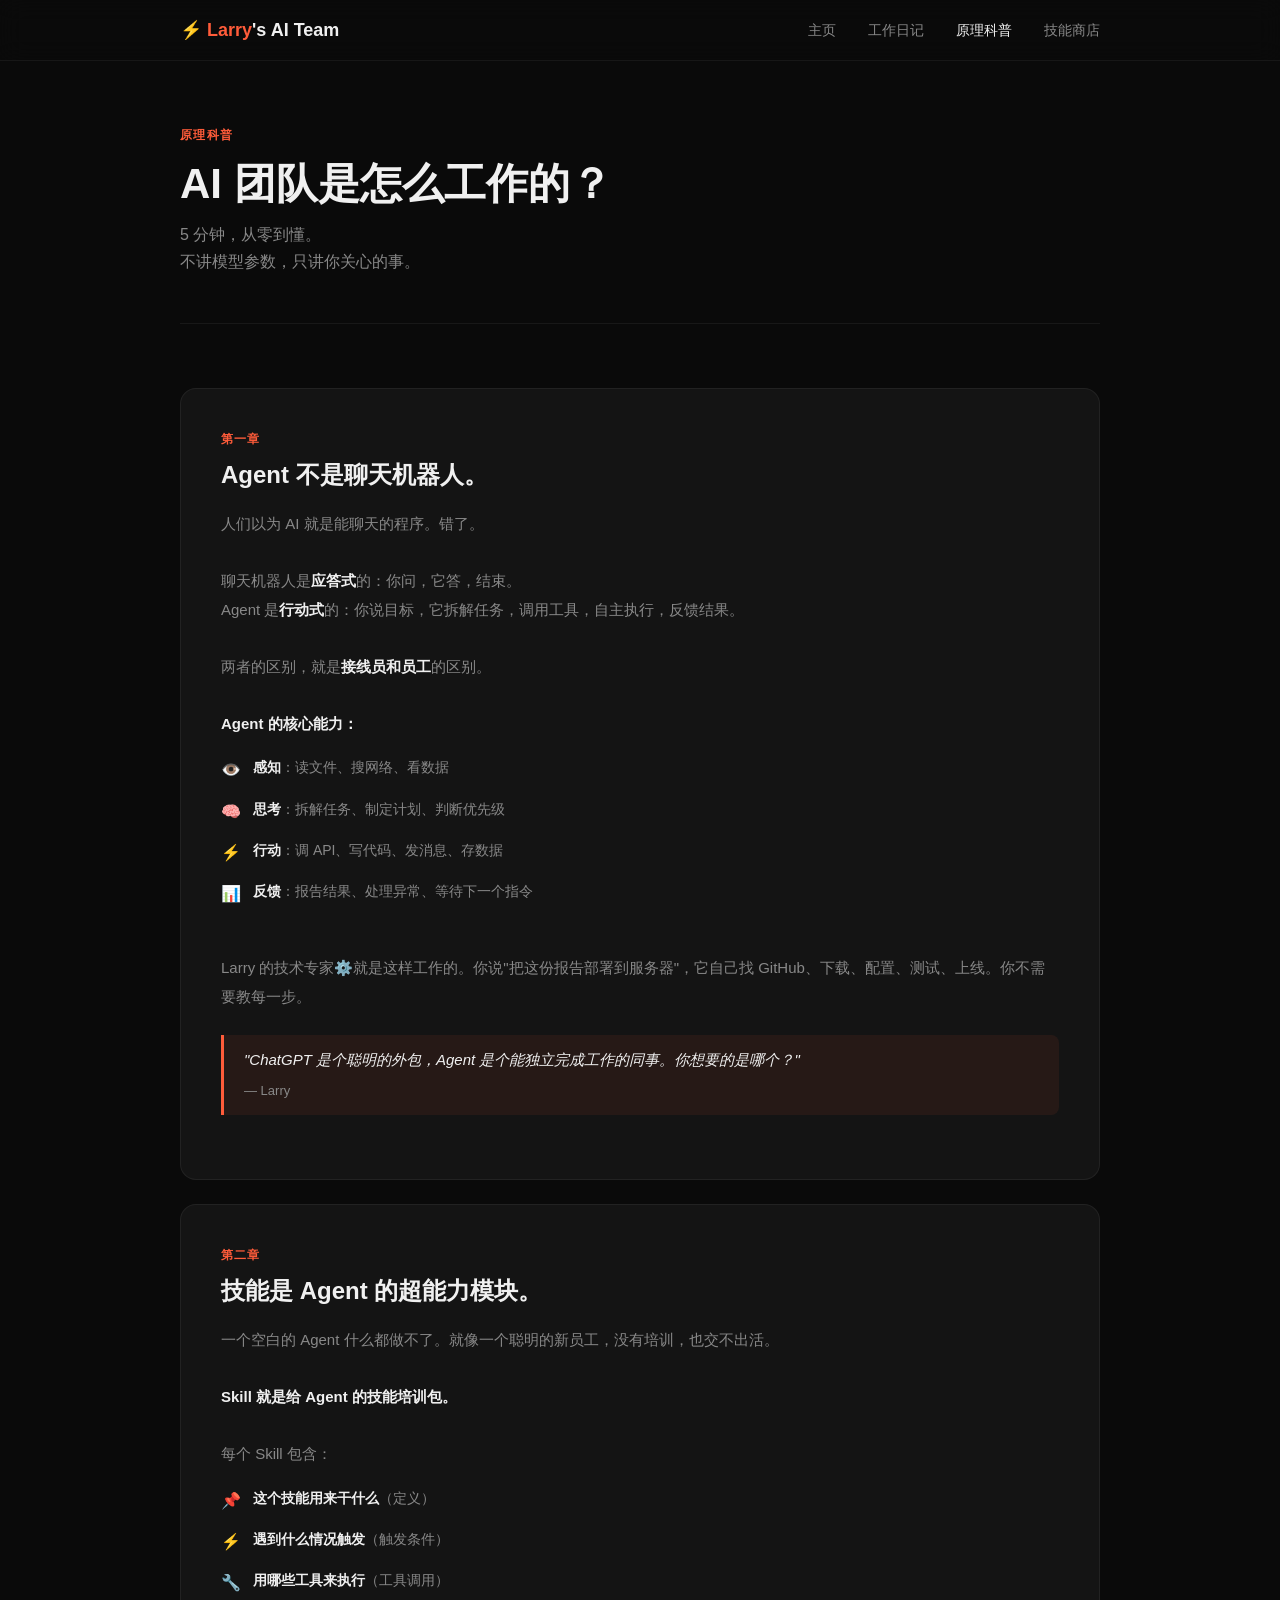
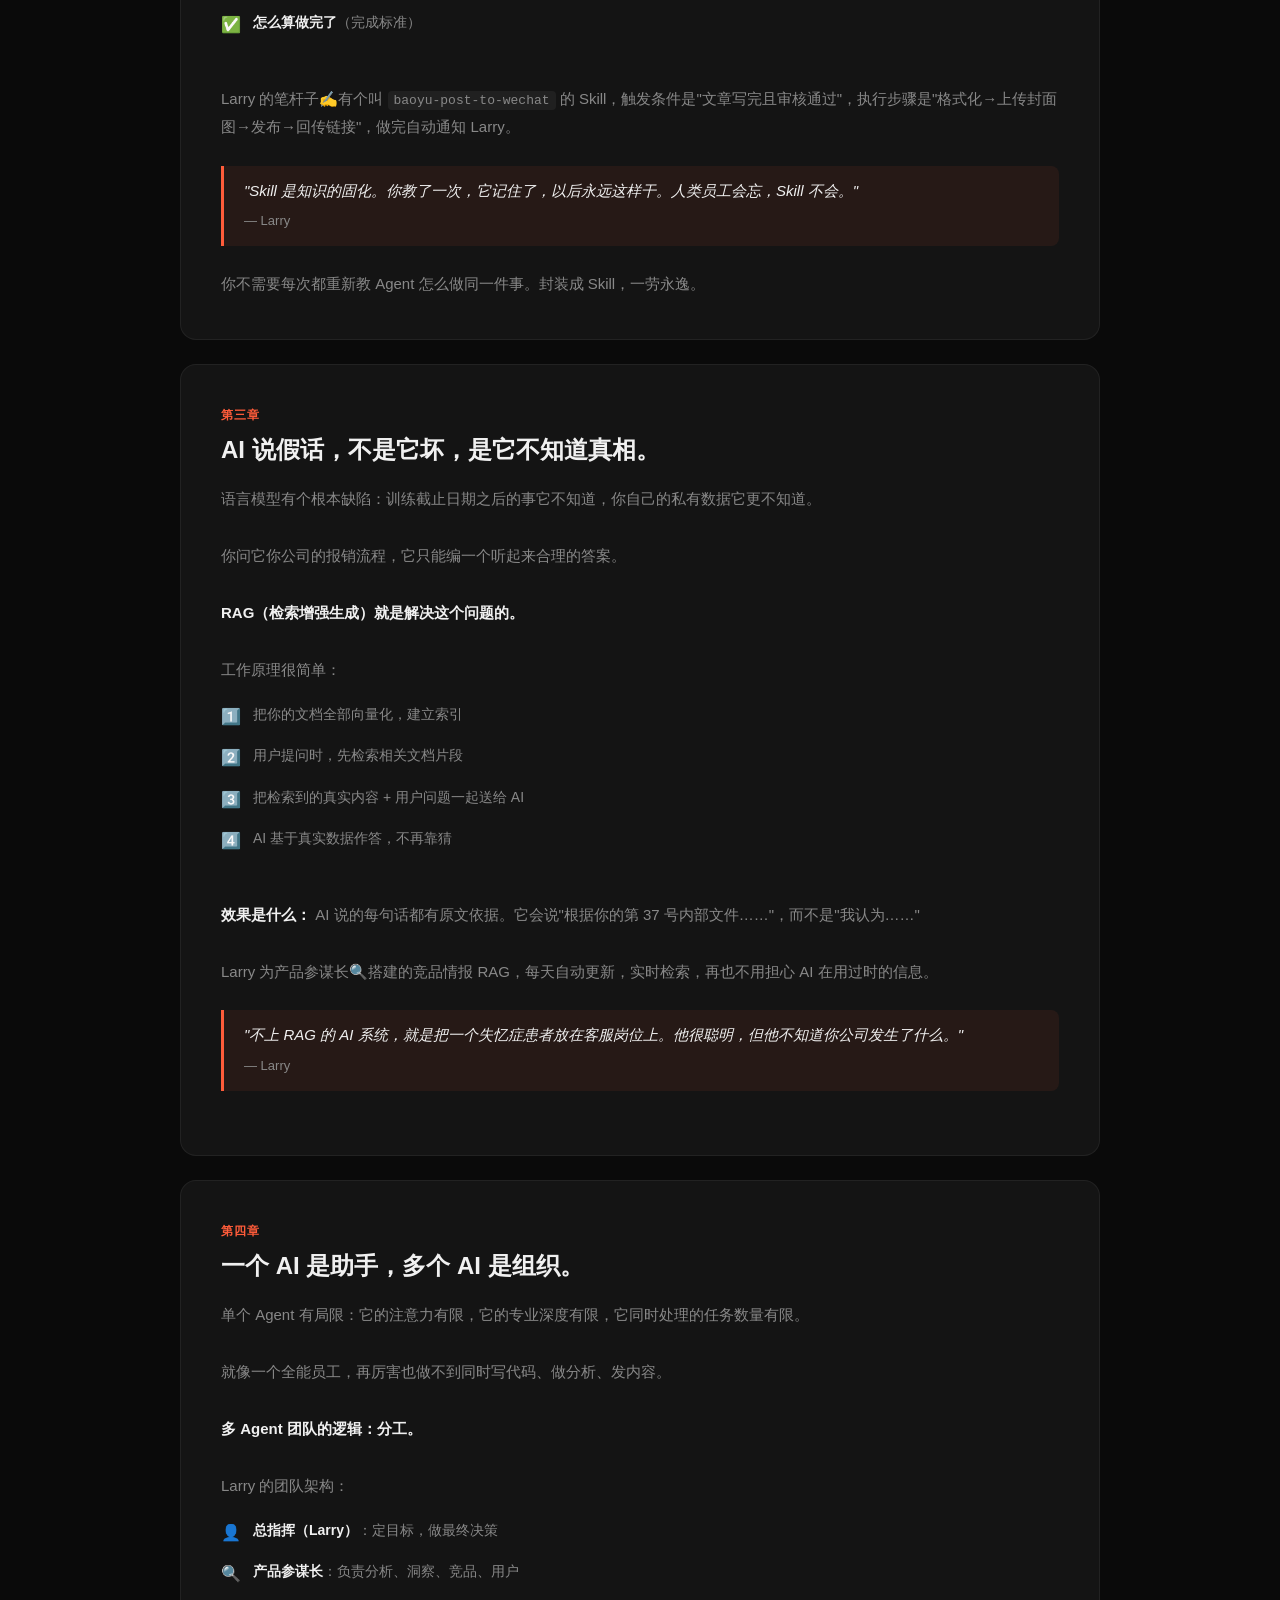
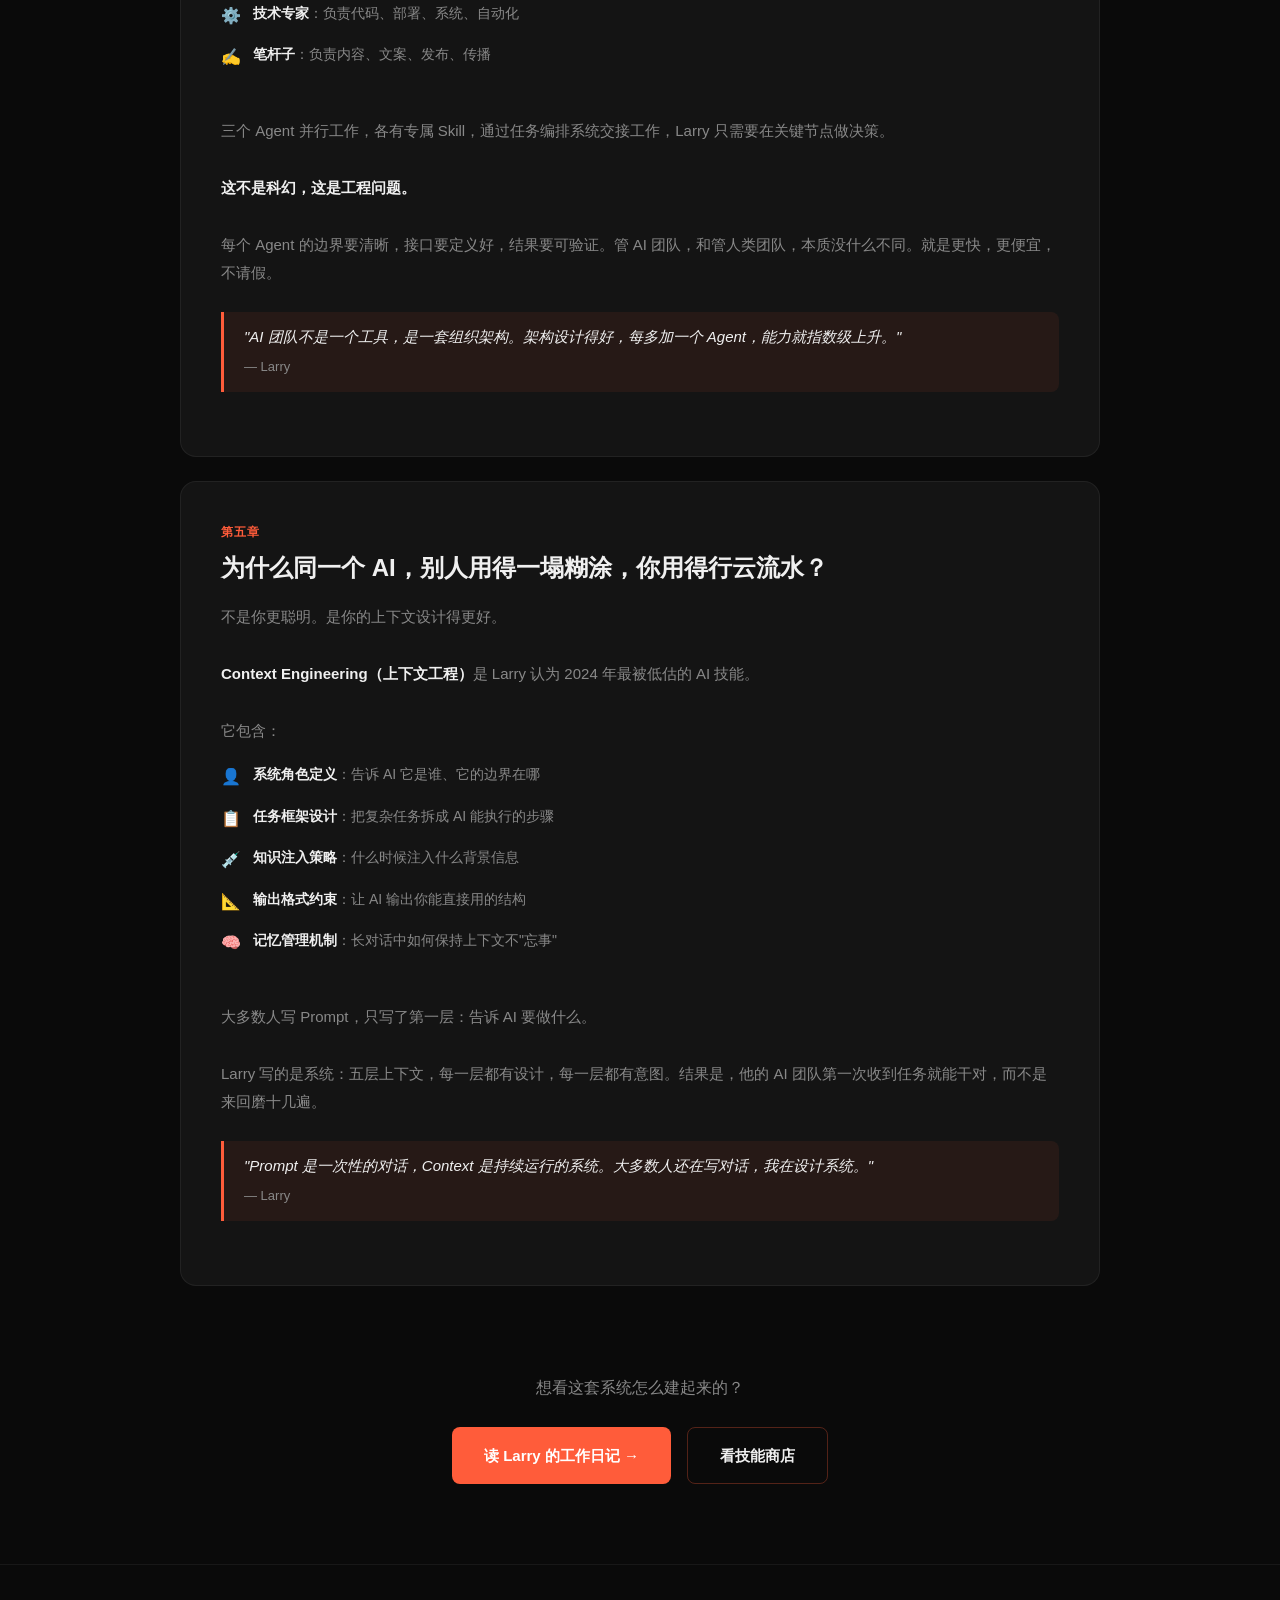
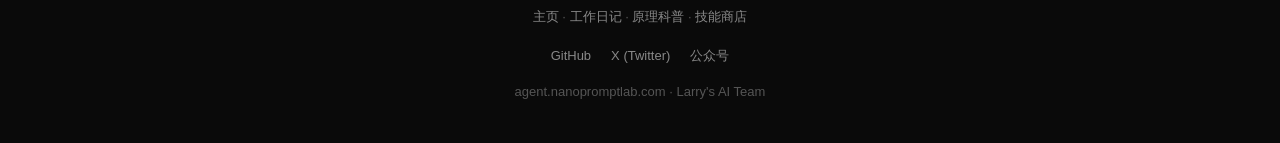
<file: science.html>
<!DOCTYPE html>
<html lang="zh-CN">
<head>
  <meta charset="UTF-8">
  <meta name="viewport" content="width=device-width, initial-scale=1.0">
  <title>AI 团队是怎么工作的？— agent.nanopromptlab.com</title>
  <meta name="description" content="5分钟，从零到懂。不讲模型参数，只讲你关心的事。Agent、Skill、RAG、多Agent编排、Context Engineering。">
  <meta property="og:title" content="AI 团队是怎么工作的？5 分钟，从零到懂。">
  <meta property="og:description" content="5分钟，从零到懂。不讲模型参数，只讲你关心的事。Agent、Skill、RAG、多Agent编排、Context Engineering。">
  <meta property="og:image" content="https://agent.nanopromptlab.com/illustrations/og-cover.png">
  <meta property="og:url" content="https://agent.nanopromptlab.com/science.html">
  <meta property="og:type" content="website">
  <meta name="twitter:card" content="summary_large_image">
  <meta name="twitter:title" content="AI 团队是怎么工作的？5 分钟，从零到懂。">
  <meta name="twitter:description" content="5分钟，从零到懂。不讲模型参数，只讲你关心的事。Agent、Skill、RAG、多Agent编排、Context Engineering。">
  <link rel="stylesheet" href="style.css">
</head>
<body>

<nav>
  <div class="nav-inner">
    <div class="nav-logo"><a href="index.html" style="color:inherit;text-decoration:none;">⚡ <span>Larry</span>'s AI Team</a></div>
    <ul class="nav-links">
      <li><a href="index.html">主页</a></li>
      <li><a href="diary.html">工作日记</a></li>
      <li><a href="science.html" class="active">原理科普</a></li>
      <li><a href="skills.html">技能商店</a></li>
    </ul>
  </div>
</nav>

<div class="container">
  <div class="page-header">
    <div class="section-label">原理科普</div>
    <h1>AI 团队是怎么工作的？</h1>
    <p>5 分钟，从零到懂。<br>不讲模型参数，只讲你关心的事。</p>
  </div>

  <!-- Chapter 1 -->
  <div class="chapter">
    <div class="chapter-num">第一章</div>
    <h2 class="chapter-title">Agent 不是聊天机器人。</h2>
    <div class="chapter-body">
      <p>人们以为 AI 就是能聊天的程序。错了。</p>
      <br>
      <p>聊天机器人是<strong>应答式</strong>的：你问，它答，结束。</p>
      <p>Agent 是<strong>行动式</strong>的：你说目标，它拆解任务，调用工具，自主执行，反馈结果。</p>
      <br>
      <p>两者的区别，就是<strong>接线员和员工</strong>的区别。</p>
      <br>
      <p><strong>Agent 的核心能力：</strong></p>
      <ul class="capability-list">
        <li><span class="icon">👁️</span><span><strong>感知</strong>：读文件、搜网络、看数据</span></li>
        <li><span class="icon">🧠</span><span><strong>思考</strong>：拆解任务、制定计划、判断优先级</span></li>
        <li><span class="icon">⚡</span><span><strong>行动</strong>：调 API、写代码、发消息、存数据</span></li>
        <li><span class="icon">📊</span><span><strong>反馈</strong>：报告结果、处理异常、等待下一个指令</span></li>
      </ul>
      <br>
      <p>Larry 的技术专家⚙️就是这样工作的。你说"把这份报告部署到服务器"，它自己找 GitHub、下载、配置、测试、上线。你不需要教每一步。</p>
      <div class="quote-block">
        <p>"ChatGPT 是个聪明的外包，Agent 是个能独立完成工作的同事。你想要的是哪个？"</p>
        <cite>— Larry</cite>
      </div>
    </div>
  </div>

  <!-- Chapter 2 -->
  <div class="chapter">
    <div class="chapter-num">第二章</div>
    <h2 class="chapter-title">技能是 Agent 的超能力模块。</h2>
    <div class="chapter-body">
      <p>一个空白的 Agent 什么都做不了。就像一个聪明的新员工，没有培训，也交不出活。</p>
      <br>
      <p><strong>Skill 就是给 Agent 的技能培训包。</strong></p>
      <br>
      <p>每个 Skill 包含：</p>
      <ul class="capability-list">
        <li><span class="icon">📌</span><span><strong>这个技能用来干什么</strong>（定义）</span></li>
        <li><span class="icon">⚡</span><span><strong>遇到什么情况触发</strong>（触发条件）</span></li>
        <li><span class="icon">🔧</span><span><strong>用哪些工具来执行</strong>（工具调用）</span></li>
        <li><span class="icon">✅</span><span><strong>怎么算做完了</strong>（完成标准）</span></li>
      </ul>
      <br>
      <p>Larry 的笔杆子✍️有个叫 <code style="background:rgba(255,255,255,0.05);padding:2px 6px;border-radius:4px;font-size:13px;">baoyu-post-to-wechat</code> 的 Skill，触发条件是"文章写完且审核通过"，执行步骤是"格式化→上传封面图→发布→回传链接"，做完自动通知 Larry。</p>
      <div class="quote-block">
        <p>"Skill 是知识的固化。你教了一次，它记住了，以后永远这样干。人类员工会忘，Skill 不会。"</p>
        <cite>— Larry</cite>
      </div>
      <p>你不需要每次都重新教 Agent 怎么做同一件事。封装成 Skill，一劳永逸。</p>
    </div>
  </div>

  <!-- Chapter 3 -->
  <div class="chapter">
    <div class="chapter-num">第三章</div>
    <h2 class="chapter-title">AI 说假话，不是它坏，是它不知道真相。</h2>
    <div class="chapter-body">
      <p>语言模型有个根本缺陷：训练截止日期之后的事它不知道，你自己的私有数据它更不知道。</p>
      <br>
      <p>你问它你公司的报销流程，它只能编一个听起来合理的答案。</p>
      <br>
      <p><strong>RAG（检索增强生成）就是解决这个问题的。</strong></p>
      <br>
      <p>工作原理很简单：</p>
      <ul class="capability-list">
        <li><span class="icon">1️⃣</span><span>把你的文档全部向量化，建立索引</span></li>
        <li><span class="icon">2️⃣</span><span>用户提问时，先检索相关文档片段</span></li>
        <li><span class="icon">3️⃣</span><span>把检索到的真实内容 + 用户问题一起送给 AI</span></li>
        <li><span class="icon">4️⃣</span><span>AI 基于真实数据作答，不再靠猜</span></li>
      </ul>
      <br>
      <p><strong>效果是什么：</strong> AI 说的每句话都有原文依据。它会说"根据你的第 37 号内部文件……"，而不是"我认为……"</p>
      <br>
      <p>Larry 为产品参谋长🔍搭建的竞品情报 RAG，每天自动更新，实时检索，再也不用担心 AI 在用过时的信息。</p>
      <div class="quote-block">
        <p>"不上 RAG 的 AI 系统，就是把一个失忆症患者放在客服岗位上。他很聪明，但他不知道你公司发生了什么。"</p>
        <cite>— Larry</cite>
      </div>
    </div>
  </div>

  <!-- Chapter 4 -->
  <div class="chapter">
    <div class="chapter-num">第四章</div>
    <h2 class="chapter-title">一个 AI 是助手，多个 AI 是组织。</h2>
    <div class="chapter-body">
      <p>单个 Agent 有局限：它的注意力有限，它的专业深度有限，它同时处理的任务数量有限。</p>
      <br>
      <p>就像一个全能员工，再厉害也做不到同时写代码、做分析、发内容。</p>
      <br>
      <p><strong>多 Agent 团队的逻辑：分工。</strong></p>
      <br>
      <p>Larry 的团队架构：</p>
      <ul class="capability-list">
        <li><span class="icon">👤</span><span><strong>总指挥（Larry）</strong>：定目标，做最终决策</span></li>
        <li><span class="icon">🔍</span><span><strong>产品参谋长</strong>：负责分析、洞察、竞品、用户</span></li>
        <li><span class="icon">⚙️</span><span><strong>技术专家</strong>：负责代码、部署、系统、自动化</span></li>
        <li><span class="icon">✍️</span><span><strong>笔杆子</strong>：负责内容、文案、发布、传播</span></li>
      </ul>
      <br>
      <p>三个 Agent 并行工作，各有专属 Skill，通过任务编排系统交接工作，Larry 只需要在关键节点做决策。</p>
      <br>
      <p style="font-weight:700; color: var(--text);">这不是科幻，这是工程问题。</p>
      <br>
      <p>每个 Agent 的边界要清晰，接口要定义好，结果要可验证。管 AI 团队，和管人类团队，本质没什么不同。就是更快，更便宜，不请假。</p>
      <div class="quote-block">
        <p>"AI 团队不是一个工具，是一套组织架构。架构设计得好，每多加一个 Agent，能力就指数级上升。"</p>
        <cite>— Larry</cite>
      </div>
    </div>
  </div>

  <!-- Chapter 5 -->
  <div class="chapter">
    <div class="chapter-num">第五章</div>
    <h2 class="chapter-title">为什么同一个 AI，别人用得一塌糊涂，你用得行云流水？</h2>
    <div class="chapter-body">
      <p>不是你更聪明。是你的上下文设计得更好。</p>
      <br>
      <p><strong>Context Engineering（上下文工程）</strong>是 Larry 认为 2024 年最被低估的 AI 技能。</p>
      <br>
      <p>它包含：</p>
      <ul class="capability-list">
        <li><span class="icon">👤</span><span><strong>系统角色定义</strong>：告诉 AI 它是谁、它的边界在哪</span></li>
        <li><span class="icon">📋</span><span><strong>任务框架设计</strong>：把复杂任务拆成 AI 能执行的步骤</span></li>
        <li><span class="icon">💉</span><span><strong>知识注入策略</strong>：什么时候注入什么背景信息</span></li>
        <li><span class="icon">📐</span><span><strong>输出格式约束</strong>：让 AI 输出你能直接用的结构</span></li>
        <li><span class="icon">🧠</span><span><strong>记忆管理机制</strong>：长对话中如何保持上下文不"忘事"</span></li>
      </ul>
      <br>
      <p>大多数人写 Prompt，只写了第一层：告诉 AI 要做什么。</p>
      <br>
      <p>Larry 写的是系统：五层上下文，每一层都有设计，每一层都有意图。结果是，他的 AI 团队第一次收到任务就能干对，而不是来回磨十几遍。</p>
      <div class="quote-block">
        <p>"Prompt 是一次性的对话，Context 是持续运行的系统。大多数人还在写对话，我在设计系统。"</p>
        <cite>— Larry</cite>
      </div>
    </div>
  </div>

  <!-- Chapter CTA -->
  <div style="text-align:center; padding: 64px 0 80px;">
    <p style="color: var(--text-muted); font-size: 16px; margin-bottom: 24px;">想看这套系统怎么建起来的？</p>
    <div class="btn-group">
      <a href="diary.html" class="btn btn-primary">读 Larry 的工作日记 →</a>
      <a href="skills.html" class="btn btn-outline">看技能商店</a>
    </div>
  </div>
</div>

<footer>
  <div class="container">
    <p>
      <a href="index.html">主页</a> · 
      <a href="diary.html">工作日记</a> · 
      <a href="science.html">原理科普</a> · 
      <a href="skills.html">技能商店</a>
    </p>
    <div class="footer-social" style="margin-top: 16px; display: flex; gap: 20px; justify-content: center; align-items: center;">
      <a href="#github" title="GitHub" style="color: var(--text-muted); text-decoration: none; font-size: 13px; transition: color 0.2s;" onmouseover="this.style.color='var(--accent)'" onmouseout="this.style.color='var(--text-muted)'">GitHub</a>
      <a href="#x-twitter" title="X (Twitter)" style="color: var(--text-muted); text-decoration: none; font-size: 13px; transition: color 0.2s;" onmouseover="this.style.color='var(--accent)'" onmouseout="this.style.color='var(--text-muted)'">X (Twitter)</a>
      <a href="#wechat" title="微信公众号" style="color: var(--text-muted); text-decoration: none; font-size: 13px; transition: color 0.2s;" onmouseover="this.style.color='var(--accent)'" onmouseout="this.style.color='var(--text-muted)'">公众号</a>
    </div>
    <p style="margin-top: 12px; color: var(--text-dim);">agent.nanopromptlab.com · Larry's AI Team</p>
  </div>
</footer>

</body>
</html>
</file>
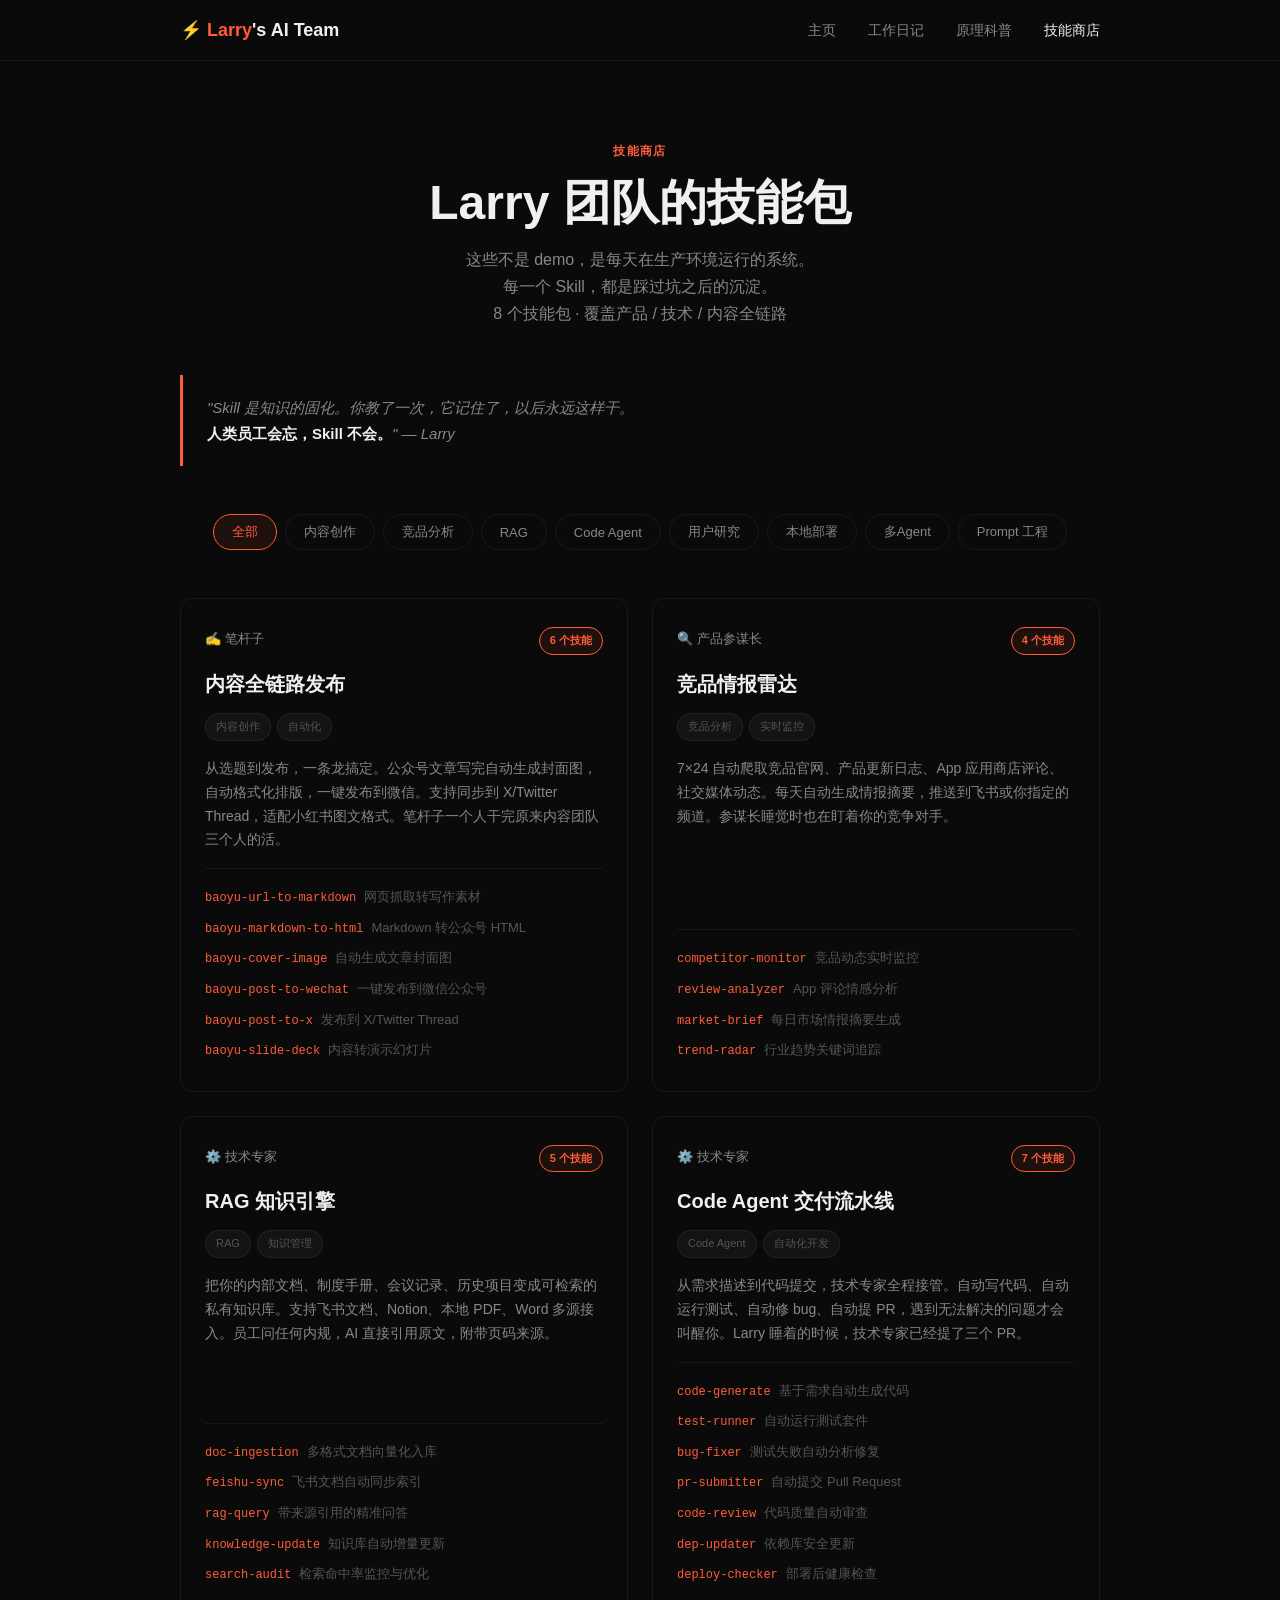
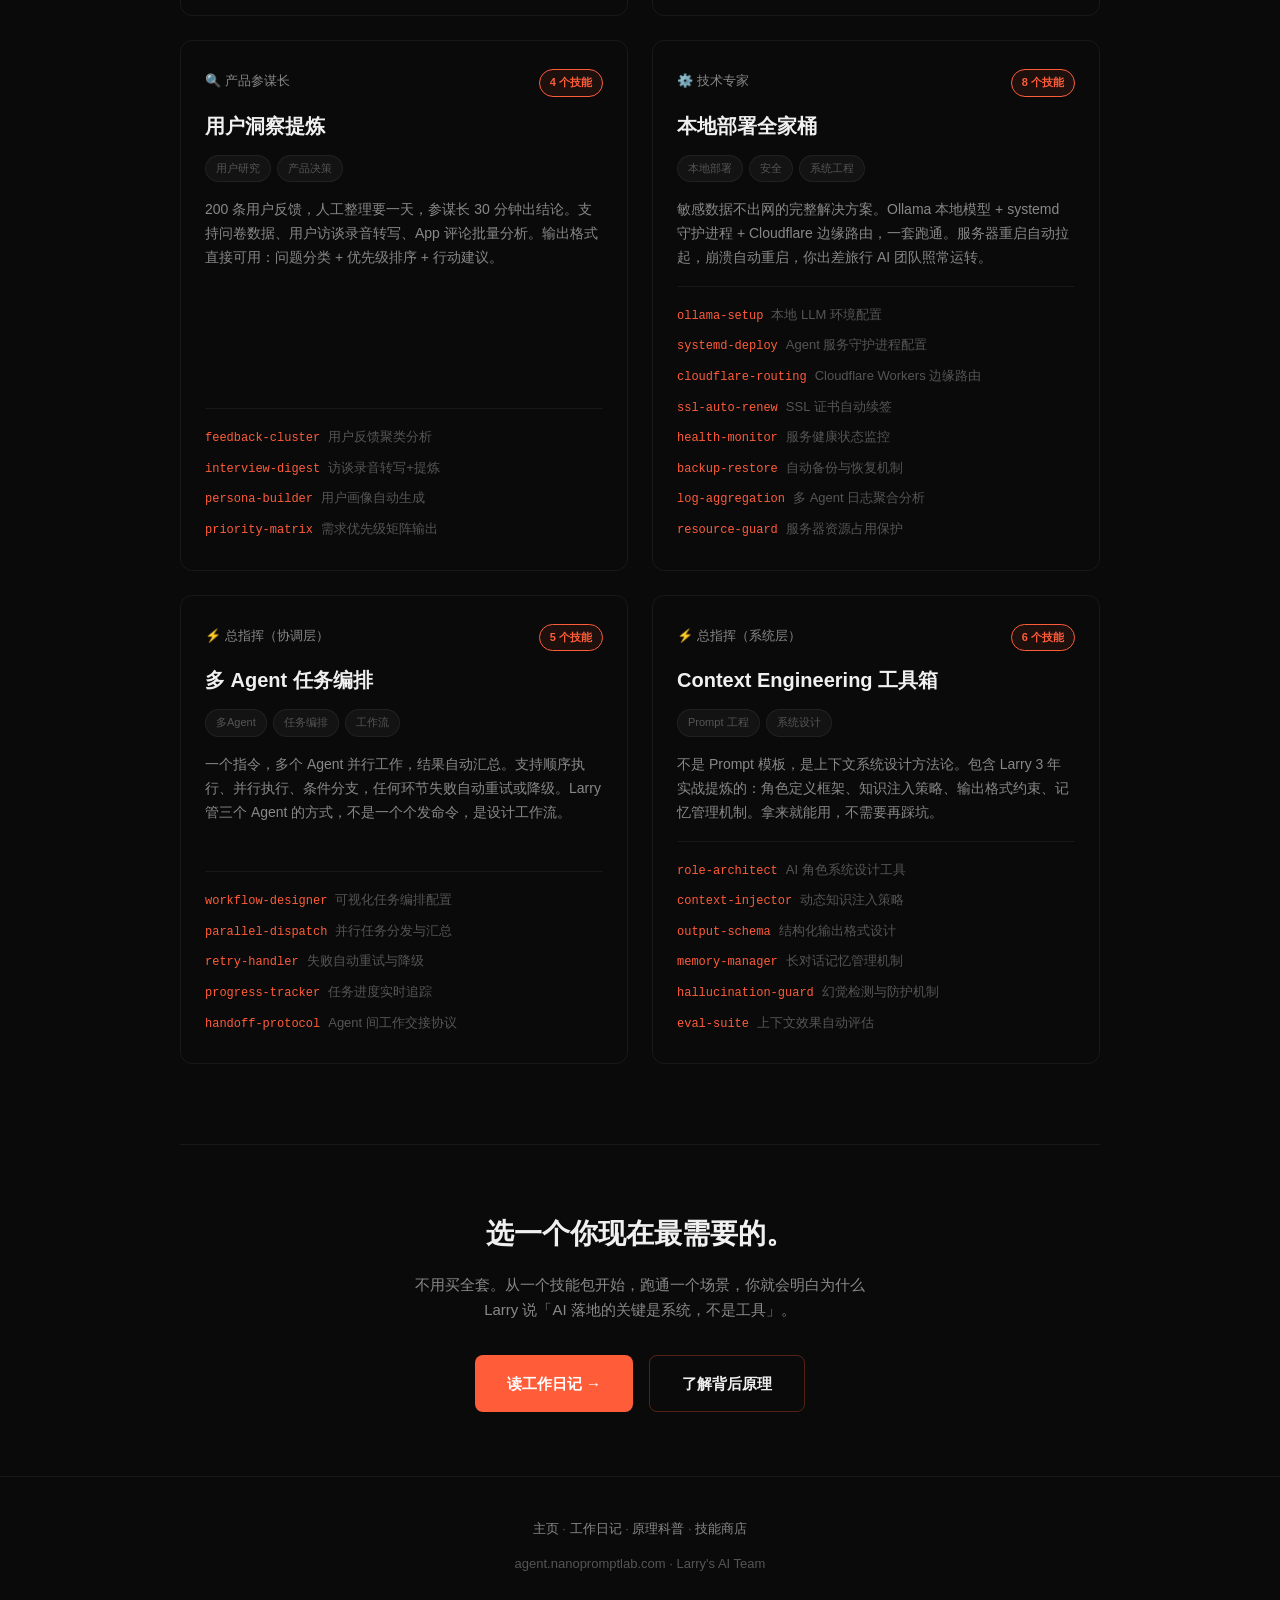
<file: skills.html>
<!DOCTYPE html>
<html lang="zh-CN">
<head>
  <meta charset="UTF-8">
  <meta name="viewport" content="width=device-width, initial-scale=1.0">
  <title>Larry 团队的技能包 — agent.nanopromptlab.com</title>
  <meta name="description" content="这些不是 demo，是每天在生产环境运行的系统。每一个 Skill，都是踩过坑之后的沉淀。">
  <meta property="og:title" content="Larry 团队的技能包">
  <meta property="og:description" content="这些不是 demo，是每天在生产环境运行的系统。每一个 Skill，都是踩过坑之后的沉淀。">
  <meta property="og:url" content="https://agent.nanopromptlab.com/skills.html">
  <meta property="og:image" content="https://agent.nanopromptlab.com/illustrations/og-cover.png">
  <meta property="og:type" content="website">
  <meta name="twitter:card" content="summary_large_image">
  <meta name="twitter:title" content="Larry 团队的技能包">
  <meta name="twitter:description" content="这些不是 demo，是每天在生产环境运行的系统。每一个 Skill，都是踩过坑之后的沉淀。">
  <link rel="stylesheet" href="style.css">
  <style>
    .skills-hero {
      padding: 80px 0 48px;
      text-align: center;
    }
    .skills-hero h1 {
      font-size: clamp(28px, 5vw, 48px);
      font-weight: 800;
      line-height: 1.15;
      margin-bottom: 16px;
    }
    .skills-hero p {
      font-size: 16px;
      color: var(--text-muted);
      max-width: 540px;
      margin: 0 auto;
      line-height: 1.7;
    }
    .skills-meta {
      font-size: 12px;
      color: var(--text-dim);
      margin-top: 12px;
    }

    /* Filter tabs */
    .skill-filters {
      display: flex;
      gap: 8px;
      flex-wrap: wrap;
      justify-content: center;
      margin-bottom: 48px;
    }
    .skill-filter-btn {
      padding: 8px 18px;
      border-radius: 100px;
      border: 1px solid var(--border);
      background: transparent;
      color: var(--text-muted);
      font-size: 13px;
      cursor: pointer;
      transition: all 0.2s;
      font-family: var(--font);
    }
    .skill-filter-btn:hover { color: var(--text); border-color: var(--border-hover); }
    .skill-filter-btn.active {
      background: var(--accent-glow);
      border-color: var(--accent);
      color: var(--accent);
    }

    /* Skill cards grid */
    .skills-grid {
      display: grid;
      grid-template-columns: repeat(2, 1fr);
      gap: 24px;
      margin-bottom: 80px;
    }
    @media (max-width: 700px) {
      .skills-grid { grid-template-columns: 1fr; }
    }

    .skill-card-v2 {
      background: var(--card-bg);
      border: 1px solid var(--border);
      border-radius: 12px;
      padding: 28px 24px;
      display: flex;
      flex-direction: column;
      gap: 16px;
      transition: all 0.2s;
      position: relative;
      overflow: hidden;
    }
    .skill-card-v2::before {
      content: '';
      position: absolute;
      top: 0; left: 0; right: 0;
      height: 2px;
      background: var(--accent);
      opacity: 0;
      transition: opacity 0.2s;
    }
    .skill-card-v2:hover {
      border-color: var(--border-hover);
      transform: translateY(-2px);
      box-shadow: 0 8px 32px rgba(255,75,43,0.08);
    }
    .skill-card-v2:hover::before { opacity: 1; }

    .skill-card-header {
      display: flex;
      align-items: flex-start;
      justify-content: space-between;
      gap: 12px;
    }
    .skill-card-owner {
      font-size: 13px;
      color: var(--text-muted);
      display: flex;
      align-items: center;
      gap: 4px;
    }
    .skill-count-badge {
      background: var(--accent-glow);
      border: 1px solid var(--accent);
      color: var(--accent);
      font-size: 11px;
      font-weight: 600;
      padding: 3px 10px;
      border-radius: 100px;
      white-space: nowrap;
    }

    .skill-card-title {
      font-size: 20px;
      font-weight: 700;
      color: var(--text);
      line-height: 1.3;
    }
    .skill-card-desc {
      font-size: 14px;
      color: var(--text-muted);
      line-height: 1.7;
      flex: 1;
    }

    .skill-tags {
      display: flex;
      gap: 6px;
      flex-wrap: wrap;
    }
    .skill-tag {
      font-size: 11px;
      padding: 3px 10px;
      border-radius: 100px;
      background: rgba(255,255,255,0.04);
      border: 1px solid var(--border);
      color: var(--text-dim);
    }

    .skill-modules {
      border-top: 1px solid var(--border);
      padding-top: 16px;
      display: flex;
      flex-direction: column;
      gap: 6px;
    }
    .skill-module-item {
      display: flex;
      align-items: baseline;
      gap: 8px;
      font-size: 13px;
    }
    .skill-module-name {
      color: var(--accent);
      font-family: 'JetBrains Mono', 'Courier New', monospace;
      font-size: 12px;
      white-space: nowrap;
    }
    .skill-module-desc {
      color: var(--text-dim);
    }

    /* CTA section */
    .skills-cta {
      text-align: center;
      padding: 64px 0;
      border-top: 1px solid var(--border);
    }
    .skills-cta h2 {
      font-size: 28px;
      font-weight: 700;
      margin-bottom: 12px;
    }
    .skills-cta p {
      color: var(--text-muted);
      font-size: 15px;
      max-width: 480px;
      margin: 0 auto 32px;
      line-height: 1.7;
    }

    /* Quote */
    .skill-quote {
      background: var(--card-bg);
      border-left: 3px solid var(--accent);
      padding: 20px 24px;
      margin: 0 0 48px;
      border-radius: 0 8px 8px 0;
      font-size: 15px;
      color: var(--text-muted);
      font-style: italic;
      line-height: 1.7;
    }
    .skill-quote strong {
      color: var(--text);
      font-style: normal;
    }
  </style>
</head>
<body>

<nav>
  <div class="nav-inner">
    <div class="nav-logo"><a href="index.html" style="color:inherit;text-decoration:none;">⚡ <span>Larry</span>'s AI Team</a></div>
    <ul class="nav-links">
      <li><a href="index.html">主页</a></li>
      <li><a href="diary.html">工作日记</a></li>
      <li><a href="science.html">原理科普</a></li>
      <li><a href="skills.html" class="active">技能商店</a></li>
    </ul>
  </div>
</nav>

<div class="container">

  <div class="skills-hero">
    <div class="section-label">技能商店</div>
    <h1>Larry 团队的技能包</h1>
    <p>这些不是 demo，是每天在生产环境运行的系统。<br>每一个 Skill，都是踩过坑之后的沉淀。</p>
    <p class="skills-meta">8 个技能包 · 覆盖产品 / 技术 / 内容全链路</p>
  </div>

  <div class="skill-quote">
    "Skill 是知识的固化。你教了一次，它记住了，以后永远这样干。<br>
    <strong>人类员工会忘，Skill 不会。</strong>" — Larry
  </div>

  <!-- Filter tabs -->
  <div class="skill-filters" id="skillFilters">
    <button class="skill-filter-btn active" data-filter="all">全部</button>
    <button class="skill-filter-btn" data-filter="内容创作">内容创作</button>
    <button class="skill-filter-btn" data-filter="竞品分析">竞品分析</button>
    <button class="skill-filter-btn" data-filter="RAG">RAG</button>
    <button class="skill-filter-btn" data-filter="Code Agent">Code Agent</button>
    <button class="skill-filter-btn" data-filter="用户研究">用户研究</button>
    <button class="skill-filter-btn" data-filter="本地部署">本地部署</button>
    <button class="skill-filter-btn" data-filter="多Agent">多Agent</button>
    <button class="skill-filter-btn" data-filter="Prompt 工程">Prompt 工程</button>
  </div>

  <!-- Skills grid -->
  <div class="skills-grid" id="skillsGrid">

    <!-- 1: 内容全链路发布 -->
    <div class="skill-card-v2" data-tags="内容创作,自动化">
      <div class="skill-card-header">
        <div class="skill-card-owner">✍️ 笔杆子</div>
        <span class="skill-count-badge">6 个技能</span>
      </div>
      <div class="skill-card-title">内容全链路发布</div>
      <div class="skill-tags">
        <span class="skill-tag">内容创作</span>
        <span class="skill-tag">自动化</span>
      </div>
      <div class="skill-card-desc">
        从选题到发布，一条龙搞定。公众号文章写完自动生成封面图，自动格式化排版，一键发布到微信。支持同步到 X/Twitter Thread，适配小红书图文格式。笔杆子一个人干完原来内容团队三个人的活。
      </div>
      <div class="skill-modules">
        <div class="skill-module-item">
          <span class="skill-module-name">baoyu-url-to-markdown</span>
          <span class="skill-module-desc">网页抓取转写作素材</span>
        </div>
        <div class="skill-module-item">
          <span class="skill-module-name">baoyu-markdown-to-html</span>
          <span class="skill-module-desc">Markdown 转公众号 HTML</span>
        </div>
        <div class="skill-module-item">
          <span class="skill-module-name">baoyu-cover-image</span>
          <span class="skill-module-desc">自动生成文章封面图</span>
        </div>
        <div class="skill-module-item">
          <span class="skill-module-name">baoyu-post-to-wechat</span>
          <span class="skill-module-desc">一键发布到微信公众号</span>
        </div>
        <div class="skill-module-item">
          <span class="skill-module-name">baoyu-post-to-x</span>
          <span class="skill-module-desc">发布到 X/Twitter Thread</span>
        </div>
        <div class="skill-module-item">
          <span class="skill-module-name">baoyu-slide-deck</span>
          <span class="skill-module-desc">内容转演示幻灯片</span>
        </div>
      </div>
    </div>

    <!-- 2: 竞品情报雷达 -->
    <div class="skill-card-v2" data-tags="竞品分析,自动化">
      <div class="skill-card-header">
        <div class="skill-card-owner">🔍 产品参谋长</div>
        <span class="skill-count-badge">4 个技能</span>
      </div>
      <div class="skill-card-title">竞品情报雷达</div>
      <div class="skill-tags">
        <span class="skill-tag">竞品分析</span>
        <span class="skill-tag">实时监控</span>
      </div>
      <div class="skill-card-desc">
        7×24 自动爬取竞品官网、产品更新日志、App 应用商店评论、社交媒体动态。每天自动生成情报摘要，推送到飞书或你指定的频道。参谋长睡觉时也在盯着你的竞争对手。
      </div>
      <div class="skill-modules">
        <div class="skill-module-item">
          <span class="skill-module-name">competitor-monitor</span>
          <span class="skill-module-desc">竞品动态实时监控</span>
        </div>
        <div class="skill-module-item">
          <span class="skill-module-name">review-analyzer</span>
          <span class="skill-module-desc">App 评论情感分析</span>
        </div>
        <div class="skill-module-item">
          <span class="skill-module-name">market-brief</span>
          <span class="skill-module-desc">每日市场情报摘要生成</span>
        </div>
        <div class="skill-module-item">
          <span class="skill-module-name">trend-radar</span>
          <span class="skill-module-desc">行业趋势关键词追踪</span>
        </div>
      </div>
    </div>

    <!-- 3: RAG 知识引擎 -->
    <div class="skill-card-v2" data-tags="RAG,知识管理">
      <div class="skill-card-header">
        <div class="skill-card-owner">⚙️ 技术专家</div>
        <span class="skill-count-badge">5 个技能</span>
      </div>
      <div class="skill-card-title">RAG 知识引擎</div>
      <div class="skill-tags">
        <span class="skill-tag">RAG</span>
        <span class="skill-tag">知识管理</span>
      </div>
      <div class="skill-card-desc">
        把你的内部文档、制度手册、会议记录、历史项目变成可检索的私有知识库。支持飞书文档、Notion、本地 PDF、Word 多源接入。员工问任何内规，AI 直接引用原文，附带页码来源。
      </div>
      <div class="skill-modules">
        <div class="skill-module-item">
          <span class="skill-module-name">doc-ingestion</span>
          <span class="skill-module-desc">多格式文档向量化入库</span>
        </div>
        <div class="skill-module-item">
          <span class="skill-module-name">feishu-sync</span>
          <span class="skill-module-desc">飞书文档自动同步索引</span>
        </div>
        <div class="skill-module-item">
          <span class="skill-module-name">rag-query</span>
          <span class="skill-module-desc">带来源引用的精准问答</span>
        </div>
        <div class="skill-module-item">
          <span class="skill-module-name">knowledge-update</span>
          <span class="skill-module-desc">知识库自动增量更新</span>
        </div>
        <div class="skill-module-item">
          <span class="skill-module-name">search-audit</span>
          <span class="skill-module-desc">检索命中率监控与优化</span>
        </div>
      </div>
    </div>

    <!-- 4: Code Agent 交付流水线 -->
    <div class="skill-card-v2" data-tags="Code Agent,自动化开发">
      <div class="skill-card-header">
        <div class="skill-card-owner">⚙️ 技术专家</div>
        <span class="skill-count-badge">7 个技能</span>
      </div>
      <div class="skill-card-title">Code Agent 交付流水线</div>
      <div class="skill-tags">
        <span class="skill-tag">Code Agent</span>
        <span class="skill-tag">自动化开发</span>
      </div>
      <div class="skill-card-desc">
        从需求描述到代码提交，技术专家全程接管。自动写代码、自动运行测试、自动修 bug、自动提 PR，遇到无法解决的问题才会叫醒你。Larry 睡着的时候，技术专家已经提了三个 PR。
      </div>
      <div class="skill-modules">
        <div class="skill-module-item">
          <span class="skill-module-name">code-generate</span>
          <span class="skill-module-desc">基于需求自动生成代码</span>
        </div>
        <div class="skill-module-item">
          <span class="skill-module-name">test-runner</span>
          <span class="skill-module-desc">自动运行测试套件</span>
        </div>
        <div class="skill-module-item">
          <span class="skill-module-name">bug-fixer</span>
          <span class="skill-module-desc">测试失败自动分析修复</span>
        </div>
        <div class="skill-module-item">
          <span class="skill-module-name">pr-submitter</span>
          <span class="skill-module-desc">自动提交 Pull Request</span>
        </div>
        <div class="skill-module-item">
          <span class="skill-module-name">code-review</span>
          <span class="skill-module-desc">代码质量自动审查</span>
        </div>
        <div class="skill-module-item">
          <span class="skill-module-name">dep-updater</span>
          <span class="skill-module-desc">依赖库安全更新</span>
        </div>
        <div class="skill-module-item">
          <span class="skill-module-name">deploy-checker</span>
          <span class="skill-module-desc">部署后健康检查</span>
        </div>
      </div>
    </div>

    <!-- 5: 用户洞察提炼 -->
    <div class="skill-card-v2" data-tags="用户研究,产品决策">
      <div class="skill-card-header">
        <div class="skill-card-owner">🔍 产品参谋长</div>
        <span class="skill-count-badge">4 个技能</span>
      </div>
      <div class="skill-card-title">用户洞察提炼</div>
      <div class="skill-tags">
        <span class="skill-tag">用户研究</span>
        <span class="skill-tag">产品决策</span>
      </div>
      <div class="skill-card-desc">
        200 条用户反馈，人工整理要一天，参谋长 30 分钟出结论。支持问卷数据、用户访谈录音转写、App 评论批量分析。输出格式直接可用：问题分类 + 优先级排序 + 行动建议。
      </div>
      <div class="skill-modules">
        <div class="skill-module-item">
          <span class="skill-module-name">feedback-cluster</span>
          <span class="skill-module-desc">用户反馈聚类分析</span>
        </div>
        <div class="skill-module-item">
          <span class="skill-module-name">interview-digest</span>
          <span class="skill-module-desc">访谈录音转写+提炼</span>
        </div>
        <div class="skill-module-item">
          <span class="skill-module-name">persona-builder</span>
          <span class="skill-module-desc">用户画像自动生成</span>
        </div>
        <div class="skill-module-item">
          <span class="skill-module-name">priority-matrix</span>
          <span class="skill-module-desc">需求优先级矩阵输出</span>
        </div>
      </div>
    </div>

    <!-- 6: 本地部署全家桶 -->
    <div class="skill-card-v2" data-tags="本地部署,安全,系统工程">
      <div class="skill-card-header">
        <div class="skill-card-owner">⚙️ 技术专家</div>
        <span class="skill-count-badge">8 个技能</span>
      </div>
      <div class="skill-card-title">本地部署全家桶</div>
      <div class="skill-tags">
        <span class="skill-tag">本地部署</span>
        <span class="skill-tag">安全</span>
        <span class="skill-tag">系统工程</span>
      </div>
      <div class="skill-card-desc">
        敏感数据不出网的完整解决方案。Ollama 本地模型 + systemd 守护进程 + Cloudflare 边缘路由，一套跑通。服务器重启自动拉起，崩溃自动重启，你出差旅行 AI 团队照常运转。
      </div>
      <div class="skill-modules">
        <div class="skill-module-item">
          <span class="skill-module-name">ollama-setup</span>
          <span class="skill-module-desc">本地 LLM 环境配置</span>
        </div>
        <div class="skill-module-item">
          <span class="skill-module-name">systemd-deploy</span>
          <span class="skill-module-desc">Agent 服务守护进程配置</span>
        </div>
        <div class="skill-module-item">
          <span class="skill-module-name">cloudflare-routing</span>
          <span class="skill-module-desc">Cloudflare Workers 边缘路由</span>
        </div>
        <div class="skill-module-item">
          <span class="skill-module-name">ssl-auto-renew</span>
          <span class="skill-module-desc">SSL 证书自动续签</span>
        </div>
        <div class="skill-module-item">
          <span class="skill-module-name">health-monitor</span>
          <span class="skill-module-desc">服务健康状态监控</span>
        </div>
        <div class="skill-module-item">
          <span class="skill-module-name">backup-restore</span>
          <span class="skill-module-desc">自动备份与恢复机制</span>
        </div>
        <div class="skill-module-item">
          <span class="skill-module-name">log-aggregation</span>
          <span class="skill-module-desc">多 Agent 日志聚合分析</span>
        </div>
        <div class="skill-module-item">
          <span class="skill-module-name">resource-guard</span>
          <span class="skill-module-desc">服务器资源占用保护</span>
        </div>
      </div>
    </div>

    <!-- 7: 多 Agent 任务编排 -->
    <div class="skill-card-v2" data-tags="多Agent,任务编排,工作流">
      <div class="skill-card-header">
        <div class="skill-card-owner">⚡ 总指挥（协调层）</div>
        <span class="skill-count-badge">5 个技能</span>
      </div>
      <div class="skill-card-title">多 Agent 任务编排</div>
      <div class="skill-tags">
        <span class="skill-tag">多Agent</span>
        <span class="skill-tag">任务编排</span>
        <span class="skill-tag">工作流</span>
      </div>
      <div class="skill-card-desc">
        一个指令，多个 Agent 并行工作，结果自动汇总。支持顺序执行、并行执行、条件分支，任何环节失败自动重试或降级。Larry 管三个 Agent 的方式，不是一个个发命令，是设计工作流。
      </div>
      <div class="skill-modules">
        <div class="skill-module-item">
          <span class="skill-module-name">workflow-designer</span>
          <span class="skill-module-desc">可视化任务编排配置</span>
        </div>
        <div class="skill-module-item">
          <span class="skill-module-name">parallel-dispatch</span>
          <span class="skill-module-desc">并行任务分发与汇总</span>
        </div>
        <div class="skill-module-item">
          <span class="skill-module-name">retry-handler</span>
          <span class="skill-module-desc">失败自动重试与降级</span>
        </div>
        <div class="skill-module-item">
          <span class="skill-module-name">progress-tracker</span>
          <span class="skill-module-desc">任务进度实时追踪</span>
        </div>
        <div class="skill-module-item">
          <span class="skill-module-name">handoff-protocol</span>
          <span class="skill-module-desc">Agent 间工作交接协议</span>
        </div>
      </div>
    </div>

    <!-- 8: Context Engineering 工具箱 -->
    <div class="skill-card-v2" data-tags="Prompt 工程,系统设计">
      <div class="skill-card-header">
        <div class="skill-card-owner">⚡ 总指挥（系统层）</div>
        <span class="skill-count-badge">6 个技能</span>
      </div>
      <div class="skill-card-title">Context Engineering 工具箱</div>
      <div class="skill-tags">
        <span class="skill-tag">Prompt 工程</span>
        <span class="skill-tag">系统设计</span>
      </div>
      <div class="skill-card-desc">
        不是 Prompt 模板，是上下文系统设计方法论。包含 Larry 3 年实战提炼的：角色定义框架、知识注入策略、输出格式约束、记忆管理机制。拿来就能用，不需要再踩坑。
      </div>
      <div class="skill-modules">
        <div class="skill-module-item">
          <span class="skill-module-name">role-architect</span>
          <span class="skill-module-desc">AI 角色系统设计工具</span>
        </div>
        <div class="skill-module-item">
          <span class="skill-module-name">context-injector</span>
          <span class="skill-module-desc">动态知识注入策略</span>
        </div>
        <div class="skill-module-item">
          <span class="skill-module-name">output-schema</span>
          <span class="skill-module-desc">结构化输出格式设计</span>
        </div>
        <div class="skill-module-item">
          <span class="skill-module-name">memory-manager</span>
          <span class="skill-module-desc">长对话记忆管理机制</span>
        </div>
        <div class="skill-module-item">
          <span class="skill-module-name">hallucination-guard</span>
          <span class="skill-module-desc">幻觉检测与防护机制</span>
        </div>
        <div class="skill-module-item">
          <span class="skill-module-name">eval-suite</span>
          <span class="skill-module-desc">上下文效果自动评估</span>
        </div>
      </div>
    </div>

  </div><!-- /skills-grid -->

  <!-- CTA -->
  <div class="skills-cta">
    <h2>选一个你现在最需要的。</h2>
    <p>不用买全套。从一个技能包开始，跑通一个场景，你就会明白为什么 Larry 说「AI 落地的关键是系统，不是工具」。</p>
    <div class="btn-group">
      <a href="diary.html" class="btn btn-primary">读工作日记 →</a>
      <a href="science.html" class="btn btn-outline">了解背后原理</a>
    </div>
  </div>

</div>

<footer>
  <div class="container">
    <p>
      <a href="index.html">主页</a> · 
      <a href="diary.html">工作日记</a> · 
      <a href="science.html">原理科普</a> · 
      <a href="skills.html">技能商店</a>
    </p>
    <p style="margin-top: 12px; color: var(--text-dim);">agent.nanopromptlab.com · Larry's AI Team</p>
  </div>
</footer>

<script>
// Filter functionality
document.querySelectorAll('.skill-filter-btn').forEach(btn => {
  btn.addEventListener('click', () => {
    document.querySelectorAll('.skill-filter-btn').forEach(b => b.classList.remove('active'));
    btn.classList.add('active');
    const filter = btn.dataset.filter;
    document.querySelectorAll('.skill-card-v2').forEach(card => {
      if (filter === 'all') {
        card.style.display = '';
      } else {
        const tags = card.dataset.tags || '';
        card.style.display = tags.includes(filter) ? '' : 'none';
      }
    });
  });
});
</script>

</body>
</html>
</file>
<file: style.css>
/* =============================================
   agent.nanopromptlab.com — Global Styles
   Design: Deep Dark + Lobster Orange-Red
   Updated: 2026-03-06
   ============================================= */

:root {
  /* 背景层次 */
  --bg-base: #0a0a0a;
  --bg-card: #141414;
  --bg-card-hover: #1c1c1c;
  --bg-section: #111111;

  /* 主色：龙虾橙红 */
  --accent: #ff5c3a;
  --accent-hover: #ff7a5c;
  --accent-dim: rgba(255, 92, 58, 0.15);
  --accent-glow: rgba(255, 92, 58, 0.08);

  /* 文字 */
  --text-primary: #f0f0f0;
  --text-secondary: #888888;
  --text-muted: #888888;
  --text-dim: #555555;

  /* 边框 */
  --border: rgba(255, 255, 255, 0.06);
  --border-accent: rgba(255, 92, 58, 0.3);

  /* 兼容旧变量名（向后兼容） */
  --bg: var(--bg-base);
  --bg-hover: var(--bg-card-hover);
  --border-hover: var(--border-accent);
  --accent-2: var(--accent-hover);
  --text: var(--text-primary);

  --font: -apple-system, BlinkMacSystemFont, 'PingFang SC', 'Noto Sans SC', sans-serif;
  --max-w: 960px;
  --radius: 16px;
  --radius-sm: 8px;
  --transition: 0.2s ease;
}

/* ---- Reset ---- */
* {
  box-sizing: border-box;
  margin: 0;
  padding: 0;
}

html {
  scroll-behavior: smooth;
}

/* ---- Scrollbar ---- */
::-webkit-scrollbar {
  width: 6px;
  height: 6px;
}
::-webkit-scrollbar-track {
  background: var(--bg-base);
}
::-webkit-scrollbar-thumb {
  background: var(--accent-dim);
  border-radius: 3px;
}
::-webkit-scrollbar-thumb:hover {
  background: rgba(255, 92, 58, 0.3);
}

/* ---- Base ---- */
body {
  font-family: var(--font);
  background: var(--bg-base);
  color: var(--text-primary);
  line-height: 1.8;
  font-size: 16px;
  -webkit-font-smoothing: antialiased;
}

a {
  color: var(--accent);
  text-decoration: none;
  transition: color var(--transition);
}
a:hover { color: var(--accent-hover); }

/* ---- Layout ---- */
.container {
  max-width: var(--max-w);
  margin: 0 auto;
  padding: 0 20px;
}

section {
  padding: 80px 0;
}

/* ---- Nav ---- */
nav {
  position: sticky;
  top: 0;
  z-index: 100;
  background: rgba(10, 10, 10, 0.9);
  backdrop-filter: blur(12px);
  -webkit-backdrop-filter: blur(12px);
  border-bottom: 1px solid var(--border);
  transition: border-color var(--transition);
}

nav.scrolled {
  border-bottom-color: rgba(255, 255, 255, 0.1);
}

.nav-inner {
  max-width: var(--max-w);
  margin: 0 auto;
  padding: 0 20px;
  height: 60px;
  display: flex;
  align-items: center;
  justify-content: space-between;
}

.nav-logo {
  font-size: 18px;
  font-weight: 700;
  color: var(--text-primary);
  display: flex;
  align-items: center;
  gap: 8px;
}

.nav-logo span { color: var(--accent); }

.nav-links {
  display: flex;
  gap: 32px;
  list-style: none;
}

.nav-links a {
  color: var(--text-muted);
  font-size: 14px;
  transition: color var(--transition);
}
.nav-links a:hover,
.nav-links a.active { color: var(--text-primary); }

/* ---- Hero ---- */
.hero {
  padding: 100px 0 80px;
  text-align: center;
  position: relative;
  overflow: hidden;
  background: radial-gradient(ellipse at 50% 0%, rgba(255, 92, 58, 0.08) 0%, transparent 70%);
}

.hero h1 {
  font-size: clamp(2rem, 5vw, 3.5rem);
  font-weight: 800;
  line-height: 1.25;
  letter-spacing: -0.02em;
  margin-bottom: 20px;
  color: var(--text-primary);
}

.hero h1 .accent { color: var(--accent); }

.hero-sub {
  font-size: 16px;
  color: var(--text-muted);
  max-width: 600px;
  margin: 0 auto 40px;
  line-height: 1.8;
}

.hero-sub strong { color: var(--accent); }

.btn-group {
  display: flex;
  gap: 16px;
  justify-content: center;
  flex-wrap: wrap;
}

.btn {
  display: inline-flex;
  align-items: center;
  gap: 6px;
  padding: 14px 32px;
  border-radius: var(--radius-sm);
  font-size: 15px;
  font-weight: 600;
  cursor: pointer;
  transition: all var(--transition);
  border: none;
  font-family: var(--font);
}

.btn-primary {
  background: var(--accent);
  color: #fff;
}
.btn-primary:hover {
  background: var(--accent-hover);
  color: #fff;
  transform: translateY(-1px);
  box-shadow: 0 8px 24px rgba(255, 92, 58, 0.3);
}

.btn-outline {
  background: transparent;
  color: var(--text-primary);
  border: 1px solid var(--border-accent);
}
.btn-outline:hover {
  border-color: var(--accent);
  color: var(--accent);
  background: var(--accent-glow);
}

/* ---- Section Headers ---- */
.section-label {
  font-size: 12px;
  font-weight: 600;
  letter-spacing: 0.12em;
  text-transform: uppercase;
  color: var(--accent);
  margin-bottom: 12px;
}

.section-title {
  font-size: clamp(22px, 4vw, 36px);
  font-weight: 800;
  line-height: 1.3;
  letter-spacing: -0.01em;
  margin-bottom: 12px;
  color: var(--text-primary);
}

.section-desc {
  color: var(--text-muted);
  font-size: 15px;
  max-width: 540px;
}

/* ---- Cards ---- */
.card {
  background: var(--bg-card);
  border: 1px solid var(--border);
  border-radius: var(--radius);
  padding: 28px;
  transition: all var(--transition);
}

.card:hover {
  border-color: var(--border-accent);
  background: var(--bg-card-hover);
  transform: translateY(-2px);
  box-shadow: 0 8px 32px rgba(255, 92, 58, 0.12);
}

/* ---- Grid Layouts ---- */
.grid-3 {
  display: grid;
  grid-template-columns: repeat(3, 1fr);
  gap: 16px;
}

.grid-2 {
  display: grid;
  grid-template-columns: repeat(2, 1fr);
  gap: 20px;
}

/* ---- Stat Cards ---- */
.stat-number {
  font-size: 36px;
  font-weight: 800;
  color: var(--accent);
  line-height: 1;
  margin-bottom: 8px;
}

.stat-desc {
  font-size: 14px;
  color: var(--text-muted);
  line-height: 1.5;
}

/* ---- Emoji Icon ---- */
.emoji-icon {
  width: 64px;
  height: 64px;
  border-radius: 50%;
  background: var(--accent-dim);
  display: flex;
  align-items: center;
  justify-content: center;
  font-size: 2.5rem;
  margin-bottom: 16px;
  transition: transform var(--transition);
}

.card:hover .emoji-icon,
.skill-card:hover .emoji-icon {
  transform: scale(1.1);
}

/* ---- Diary Cards ---- */
.diary-card {
  background: var(--bg-card);
  border: 1px solid var(--border);
  border-radius: var(--radius);
  padding: 20px 24px;
  transition: all var(--transition);
  cursor: pointer;
  display: flex;
  align-items: flex-start;
  gap: 16px;
}

.diary-card:hover {
  border-color: var(--border-accent);
  background: var(--bg-card-hover);
  transform: translateX(4px);
  box-shadow: 0 8px 32px rgba(255, 92, 58, 0.12);
}

.diary-day {
  font-size: 12px;
  font-weight: 700;
  color: var(--accent);
  white-space: nowrap;
  padding-top: 2px;
  min-width: 44px;
}

.diary-title {
  font-size: 15px;
  color: var(--text-primary);
  line-height: 1.5;
}

.diary-tags {
  display: flex;
  gap: 6px;
  margin-top: 8px;
  flex-wrap: wrap;
}

.tag {
  font-size: 11px;
  padding: 2px 8px;
  border-radius: 100px;
  background: var(--accent-dim);
  color: var(--accent);
  border: 1px solid var(--border-accent);
}

/* ---- Skill Cards ---- */
.skill-card {
  background: var(--bg-card);
  border: 1px solid var(--border);
  border-radius: var(--radius);
  padding: 28px;
  transition: all var(--transition);
  display: flex;
  flex-direction: column;
  gap: 12px;
}

.skill-card:hover {
  border-color: var(--border-accent);
  background: var(--bg-card-hover);
  transform: translateY(-2px);
  box-shadow: 0 8px 32px rgba(255, 92, 58, 0.12);
}

.skill-owner {
  font-size: 12px;
  color: var(--text-muted);
}

.skill-name {
  font-size: 18px;
  font-weight: 700;
  color: var(--text-primary);
}

.skill-desc {
  font-size: 14px;
  color: var(--text-muted);
  line-height: 1.7;
}

.skill-list {
  list-style: none;
  display: flex;
  flex-direction: column;
  gap: 6px;
}

.skill-list li {
  font-size: 13px;
  color: var(--text-dim);
  padding-left: 16px;
  position: relative;
}
.skill-list li::before {
  content: '→';
  position: absolute;
  left: 0;
  color: var(--accent);
  font-size: 11px;
}

.skill-count {
  font-size: 12px;
  color: var(--accent);
  font-weight: 600;
}

/* ---- Quote Block ---- */
.quote-block {
  border-left: 3px solid var(--accent);
  padding: 12px 20px;
  margin: 24px 0;
  background: var(--accent-glow);
  border-radius: 0 var(--radius-sm) var(--radius-sm) 0;
}

.quote-block p {
  font-size: 15px;
  font-style: italic;
  color: var(--text-primary);
  line-height: 1.7;
}

.quote-block cite {
  font-size: 13px;
  color: var(--text-muted);
  font-style: normal;
  display: block;
  margin-top: 6px;
}

/* ---- Chapter (Science) ---- */
.chapter {
  border: 1px solid var(--border);
  border-radius: var(--radius);
  padding: 40px;
  margin-bottom: 24px;
  background: var(--bg-card);
  transition: all var(--transition);
}
.chapter:hover {
  border-color: var(--border-accent);
  box-shadow: 0 8px 32px rgba(255, 92, 58, 0.08);
}

.chapter-num {
  font-size: 12px;
  font-weight: 700;
  letter-spacing: 0.1em;
  text-transform: uppercase;
  color: var(--accent);
  margin-bottom: 8px;
}

.chapter-title {
  font-size: 24px;
  font-weight: 800;
  margin-bottom: 20px;
  line-height: 1.3;
  color: var(--text-primary);
}

.chapter-body {
  color: var(--text-muted);
  line-height: 1.9;
  font-size: 15px;
}

.chapter-body strong { color: var(--text-primary); }
.chapter-body h4 {
  color: var(--text-primary);
  margin: 20px 0 8px;
  font-size: 15px;
}

.capability-list {
  list-style: none;
  display: flex;
  flex-direction: column;
  gap: 10px;
  margin: 16px 0;
}

.capability-list li {
  display: flex;
  align-items: flex-start;
  gap: 12px;
  font-size: 14px;
  color: var(--text-muted);
}

.capability-list .icon {
  color: var(--accent);
  font-size: 16px;
  flex-shrink: 0;
  margin-top: 1px;
}

/* ---- CTA Section ---- */
.cta-section {
  text-align: center;
  padding: 80px 20px;
  border-top: 1px solid var(--border);
}

.cta-section h2 {
  font-size: clamp(24px, 4vw, 40px);
  font-weight: 800;
  margin-bottom: 16px;
  color: var(--text-primary);
}

.cta-section p {
  color: var(--text-muted);
  font-size: 16px;
  max-width: 480px;
  margin: 0 auto 40px;
  line-height: 1.8;
}

/* ---- Carousel ---- */
.carousel-wrap {
  position: relative;
  overflow: hidden;
}

.carousel-track {
  display: flex;
  transition: transform 0.5s ease;
}

.carousel-item {
  min-width: 100%;
}

.carousel-dots {
  display: flex;
  justify-content: center;
  gap: 8px;
  margin-top: 20px;
}

.carousel-dot {
  width: 6px;
  height: 6px;
  border-radius: 50%;
  background: var(--border);
  cursor: pointer;
  transition: all var(--transition);
  border: none;
  padding: 0;
}

.carousel-dot.active {
  background: var(--accent);
  width: 20px;
  border-radius: 3px;
}

/* ---- Ability Card ---- */
.ability-header {
  margin-bottom: 24px;
}

.ability-title {
  font-size: 22px;
  font-weight: 800;
  margin-bottom: 8px;
  line-height: 1.3;
  color: var(--text-primary);
}

.ability-subtitle {
  font-size: 14px;
  color: var(--text-muted);
}

.scenario-grid {
  display: flex;
  flex-direction: column;
  gap: 16px;
}

.scenario {
  background: var(--bg-base);
  border: 1px solid var(--border);
  border-radius: var(--radius-sm);
  padding: 16px 20px;
}

.scenario-label {
  font-size: 14px;
  font-weight: 600;
  color: var(--text-primary);
  margin-bottom: 8px;
}

.scenario p {
  font-size: 14px;
  color: var(--text-muted);
  line-height: 1.7;
}

/* ---- Ability Tabs ---- */
.ability-tab {
  padding: 10px 20px;
  border-radius: 8px;
  border: 1px solid var(--border);
  background: transparent;
  color: var(--text-muted);
  font-size: 14px;
  font-weight: 600;
  cursor: pointer;
  transition: all 0.2s;
  font-family: var(--font);
}
.ability-tab:hover {
  color: var(--text-primary);
  border-color: var(--border-accent);
}
.ability-tab.active {
  background: var(--accent-dim);
  border-color: var(--accent);
  color: var(--accent);
}
.ability-tab.active .tab-emoji {
  display: inline-block;
  transform: scale(1.1);
}

/* ---- Filter Buttons ---- */
.filter-btn {
  padding: 8px 16px;
  border-radius: 100px;
  border: 1px solid var(--border);
  background: transparent;
  color: var(--text-muted);
  font-size: 13px;
  cursor: pointer;
  transition: all 0.2s;
  font-family: var(--font);
}
.filter-btn:hover { color: var(--text-primary); border-color: var(--border-accent); }
.filter-btn.active {
  background: var(--accent-dim);
  border-color: var(--accent);
  color: var(--accent);
}

/* ---- Page Header ---- */
.page-header {
  padding: 64px 0 48px;
  border-bottom: 1px solid var(--border);
  margin-bottom: 64px;
}

.page-header h1 {
  font-size: clamp(28px, 5vw, 42px);
  font-weight: 800;
  margin-bottom: 12px;
  line-height: 1.2;
  color: var(--text-primary);
}

.page-header p {
  color: var(--text-muted);
  font-size: 16px;
  max-width: 540px;
  line-height: 1.7;
}

/* ---- Divider ---- */
.divider {
  height: 1px;
  background: var(--border);
  margin: 64px 0;
}

/* ---- Footer ---- */
footer {
  padding: 40px 0;
  border-top: 1px solid var(--border);
  text-align: center;
  color: var(--text-dim);
  font-size: 13px;
}

footer a { color: var(--text-muted); }
footer a:hover { color: var(--accent); }

/* ---- Skills preview grid ---- */
#skillsPreview {
  grid-template-columns: repeat(3, 1fr);
}

#skillsGrid code {
  font-size: 12px;
  color: var(--accent);
  font-family: 'SF Mono', 'Fira Code', monospace;
}

/* ---- Responsive ---- */
@media (max-width: 768px) {
  .grid-3 { grid-template-columns: 1fr; }
  .grid-2 { grid-template-columns: 1fr; }
  #skillsPreview { grid-template-columns: 1fr; }
  #skillsGrid { grid-template-columns: 1fr !important; }
  .nav-links { display: none; }
  .chapter { padding: 24px; }
  section { padding: 56px 0; }
  .hero { padding: 72px 0 56px; }
}

@media (max-width: 480px) {
  .btn-group { flex-direction: column; align-items: center; }
  .btn { width: 100%; justify-content: center; }
}

/* === 每日插画卡片 === */
.diary-card--illustrated {
  padding: 0;
  overflow: hidden;
  flex-direction: column;
}

.diary-card--illustrated .diary-day,
.diary-card--illustrated > div {
  padding: 12px 16px;
}

.diary-illustration {
  width: 100%;
  height: 200px;
  object-fit: cover;
  display: block;
  border-bottom: 1px solid rgba(255, 75, 43, 0.15);
}

/* === 进化节点描述 + 行动启发 === */
.diary-evolution {
  font-size: 13px;
  color: var(--accent, #FF4B2B);
  font-weight: 600;
  margin: 6px 0 2px;
  line-height: 1.4;
}

.diary-insight {
  font-size: 12px;
  color: var(--text-dim, #888);
  font-style: italic;
  margin-bottom: 6px;
  line-height: 1.4;
}

/* === 日报卡片完整样式（Day N 格式）=== */
.diary-card--illustrated {
  padding: 0;
  overflow: hidden;
  flex-direction: column;
}

.diary-card-body {
  padding: 16px 18px 14px;
  display: flex;
  flex-direction: column;
  gap: 4px;
}

.diary-hook {
  font-size: 14px;
  font-weight: 600;
  color: var(--text, #fff);
  margin: 4px 0 0;
  line-height: 1.5;
}

.diary-body {
  font-size: 13px;
  color: var(--text-dim, #aaa);
  line-height: 1.6;
  margin: 2px 0 6px;
}

.diary-stats {
  display: flex;
  flex-wrap: wrap;
  gap: 8px;
  margin: 6px 0;
}

.diary-stat {
  font-size: 12px;
  font-weight: 600;
  color: var(--accent, #FF4B2B);
  background: rgba(255, 75, 43, 0.08);
  border: 1px solid rgba(255, 75, 43, 0.2);
  border-radius: 4px;
  padding: 2px 8px;
}

.diary-insight {
  font-size: 12px;
  color: var(--text-dim, #888);
  font-style: italic;
  margin: 4px 0;
  line-height: 1.4;
}
</file>
